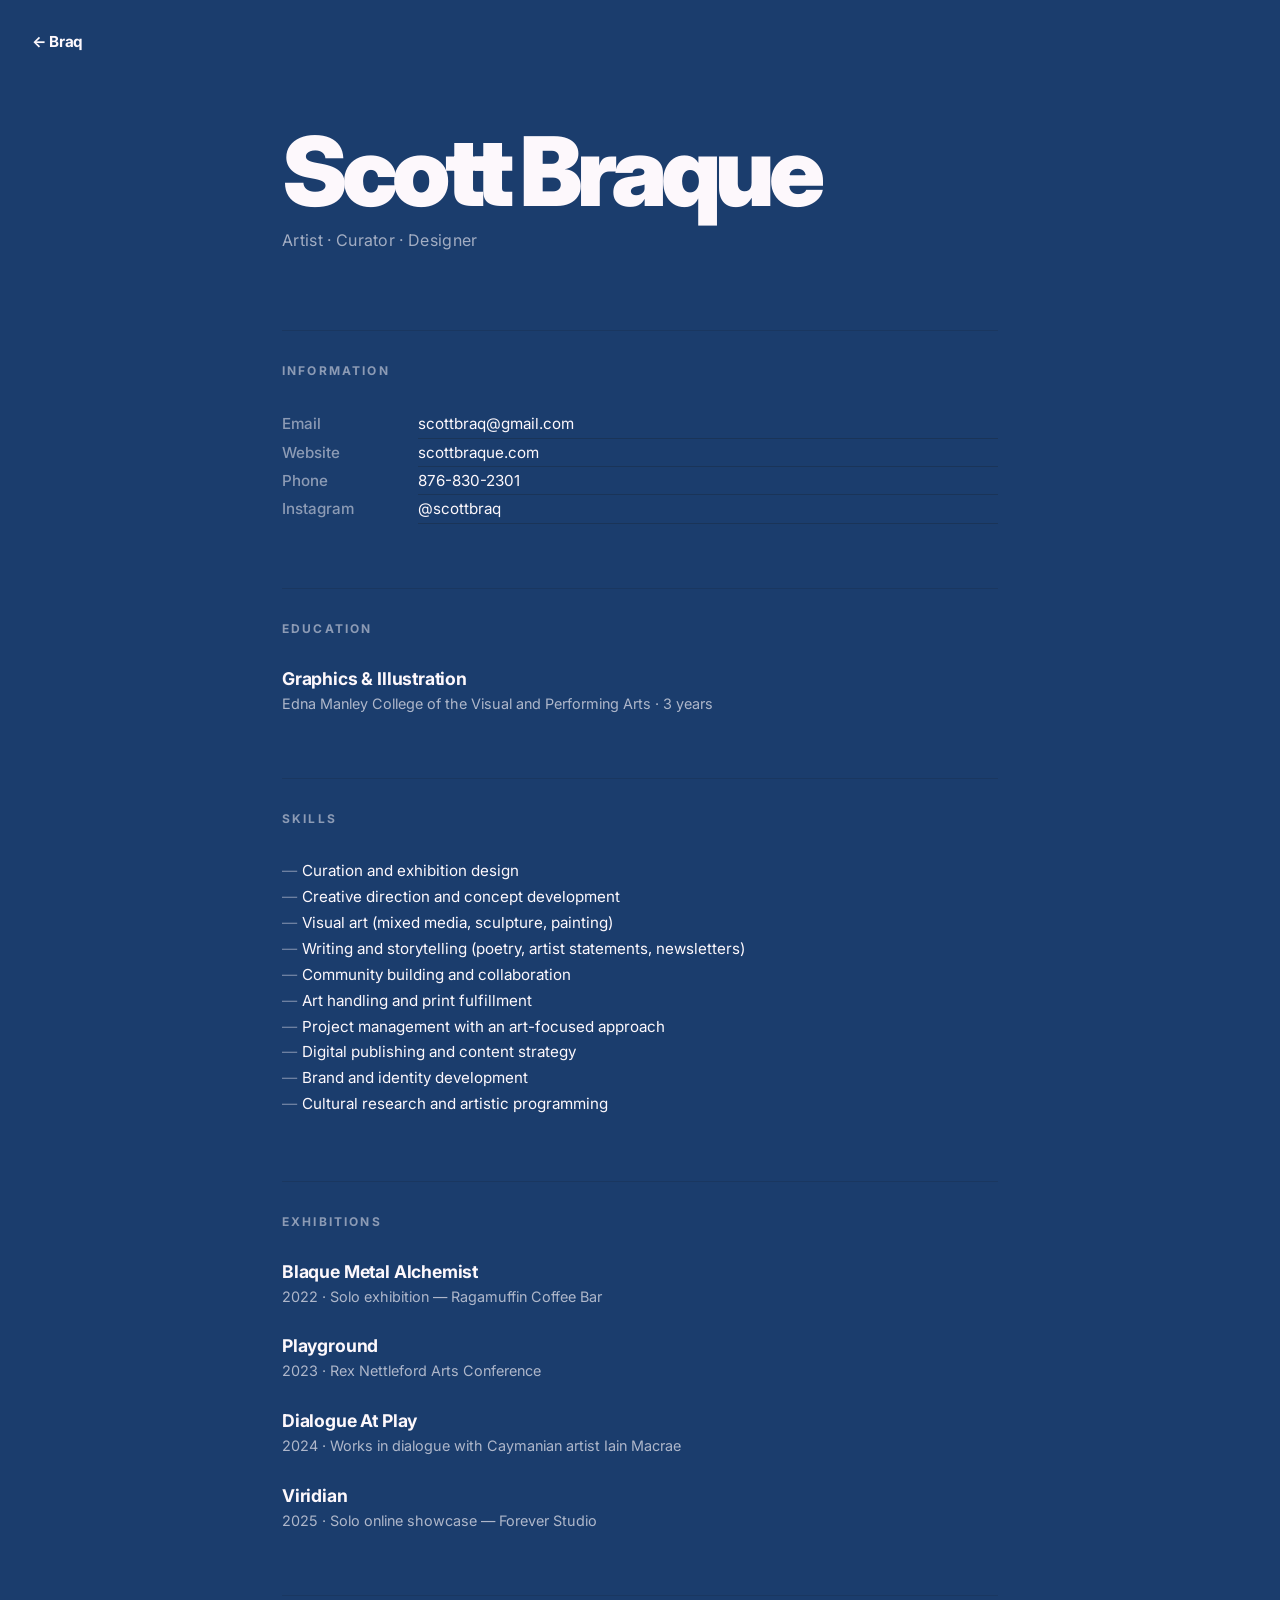
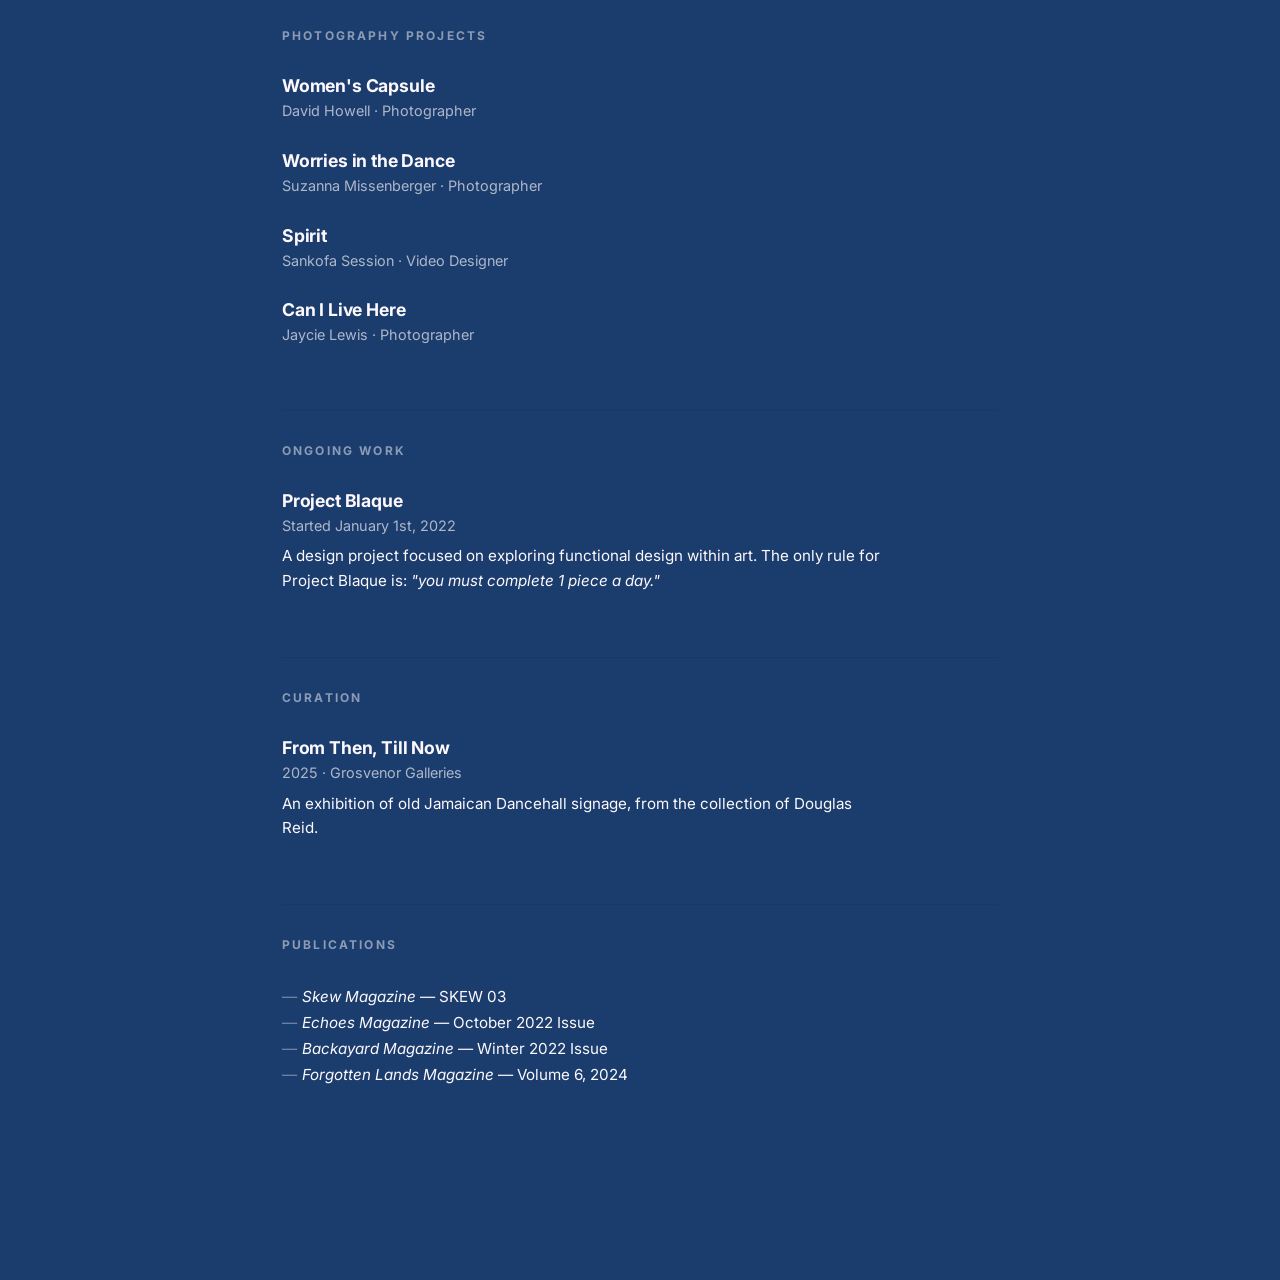
<file: about.html>
<!DOCTYPE html>
<html lang="en">
<head>
  <meta charset="UTF-8" />
  <meta name="viewport" content="width=device-width, initial-scale=1.0" />
  <title>About — Scott Braque</title>

  <link rel="preconnect" href="https://fonts.googleapis.com">
  <link rel="preconnect" href="https://fonts.gstatic.com" crossorigin>
  <link href="https://fonts.googleapis.com/css2?family=Inter:wght@400;500;700;900&display=swap" rel="stylesheet">

  <link rel="icon" type="image/png" href="favicon.png">
  <link rel="stylesheet" href="CSS/styles.css" />
  <link rel="stylesheet" href="CSS/about.css" />
</head>
<body class="about-page">

  <!-- Back link -->
  <a href="index.html" class="back-link">← Braq</a>

  <main class="cv">

    <!-- Header -->
    <header class="cv-header">
      <h1 class="cv-name">Scott Braque</h1>
      <p class="cv-tagline">Artist · Curator · Designer</p>
    </header>

    <!-- Contact / Info -->
    <section class="cv-section">
      <h2 class="cv-heading">Information</h2>
      <ul class="cv-info">
        <li><span>Email</span><a href="mailto:scottbraq@gmail.com">scottbraq@gmail.com</a></li>
        <li><span>Website</span><a href="https://scottbraque.com">scottbraque.com</a></li>
        <li><span>Phone</span><a href="tel:8768302301">876-830-2301</a></li>
        <li><span>Instagram</span><a href="https://instagram.com/scottbraq">@scottbraq</a></li>
      </ul>
    </section>

    <!-- Education -->
    <section class="cv-section">
      <h2 class="cv-heading">Education</h2>
      <div class="cv-entry">
        <h3>Graphics &amp; Illustration</h3>
        <p class="cv-meta">Edna Manley College of the Visual and Performing Arts · 3 years</p>
      </div>
    </section>

    <!-- Skills -->
    <section class="cv-section">
      <h2 class="cv-heading">Skills</h2>
      <ul class="cv-list">
        <li>Curation and exhibition design</li>
        <li>Creative direction and concept development</li>
        <li>Visual art (mixed media, sculpture, painting)</li>
        <li>Writing and storytelling (poetry, artist statements, newsletters)</li>
        <li>Community building and collaboration</li>
        <li>Art handling and print fulfillment</li>
        <li>Project management with an art-focused approach</li>
        <li>Digital publishing and content strategy</li>
        <li>Brand and identity development</li>
        <li>Cultural research and artistic programming</li>
      </ul>
    </section>

    <!-- Exhibitions -->
    <section class="cv-section">
      <h2 class="cv-heading">Exhibitions</h2>

      <div class="cv-entry">
        <h3>Blaque Metal Alchemist</h3>
        <p class="cv-meta">2022 · Solo exhibition — Ragamuffin Coffee Bar</p>
      </div>

      <div class="cv-entry">
        <h3>Playground</h3>
        <p class="cv-meta">2023 · Rex Nettleford Arts Conference</p>
      </div>

      <div class="cv-entry">
        <h3>Dialogue At Play</h3>
        <p class="cv-meta">2024 · Works in dialogue with Caymanian artist Iain Macrae</p>
      </div>

      <div class="cv-entry">
        <h3>Viridian</h3>
        <p class="cv-meta">2025 · Solo online showcase — Forever Studio</p>
      </div>
    </section>

    <!-- Photography Projects -->
    <section class="cv-section">
      <h2 class="cv-heading">Photography Projects</h2>

      <div class="cv-entry">
        <h3>Women's Capsule</h3>
        <p class="cv-meta">David Howell · Photographer</p>
      </div>

      <div class="cv-entry">
        <h3>Worries in the Dance</h3>
        <p class="cv-meta">Suzanna Missenberger · Photographer</p>
      </div>

      <div class="cv-entry">
        <h3>Spirit</h3>
        <p class="cv-meta">Sankofa Session · Video Designer</p>
      </div>

      <div class="cv-entry">
        <h3>Can I Live Here</h3>
        <p class="cv-meta">Jaycie Lewis · Photographer</p>
      </div>
    </section>

    <!-- Ongoing Work -->
    <section class="cv-section">
      <h2 class="cv-heading">Ongoing Work</h2>
      <div class="cv-entry">
        <h3>Project Blaque</h3>
        <p class="cv-meta">Started January 1st, 2022</p>
        <p class="cv-body">
          A design project focused on exploring functional design within art.
          The only rule for Project Blaque is: <em>"you must complete 1 piece a day."</em>
        </p>
      </div>
    </section>

    <!-- Curation -->
    <section class="cv-section">
      <h2 class="cv-heading">Curation</h2>
      <div class="cv-entry">
        <h3>From Then, Till Now</h3>
        <p class="cv-meta">2025 · Grosvenor Galleries</p>
        <p class="cv-body">
          An exhibition of old Jamaican Dancehall signage, from the collection of Douglas Reid.
        </p>
      </div>
    </section>

    <!-- Publications -->
    <section class="cv-section">
      <h2 class="cv-heading">Publications</h2>
      <ul class="cv-list">
        <li><em>Skew Magazine</em> — SKEW 03</li>
        <li><em>Echoes Magazine</em> — October 2022 Issue</li>
        <li><em>Backayard Magazine</em> — Winter 2022 Issue</li>
        <li><em>Forgotten Lands Magazine</em> — Volume 6, 2024</li>
      </ul>
    </section>

  </main>

</body>
</html>
</file>
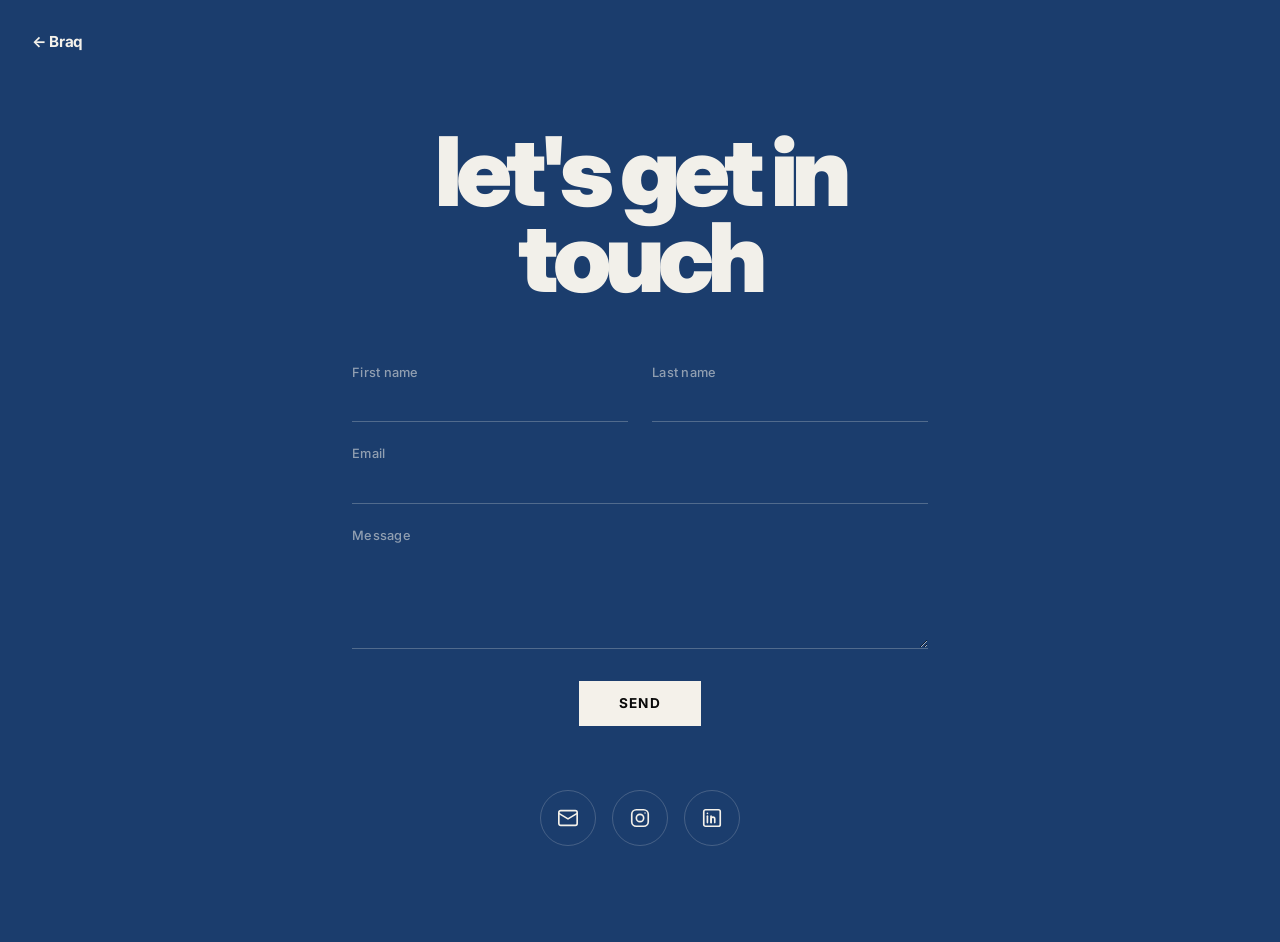
<file: contact.html>
<!DOCTYPE html>
<html lang="en">
<head>
  <meta charset="UTF-8" />
  <meta name="viewport" content="width=device-width, initial-scale=1.0" />
  <title>Contact — Braq</title>

  <link rel="preconnect" href="https://fonts.googleapis.com">
  <link rel="preconnect" href="https://fonts.gstatic.com" crossorigin>
  <link href="https://fonts.googleapis.com/css2?family=Inter:wght@400;500;700;900&display=swap" rel="stylesheet">

  <link rel="icon" type="image/png" href="favicon.png">
  <link rel="stylesheet" href="CSS/styles.css" />
  <link rel="stylesheet" href="CSS/contact.css" />
</head>
<body class="contact-page">

  <!-- Back link -->
  <a href="index.html" class="back-link">← Braq</a>

  <main class="contact">

    <!-- Headline -->
    <h1 class="contact-headline">let's get in touch</h1>

    <!-- ================= FORM (middle) ================= -->
    <section class="contact-form">

      <form action="https://api.web3forms.com/submit" method="POST">

  <!-- Web3Forms access key -->
  <input type="hidden" name="access_key" value="42c5c56c-9c49-4152-9ec6-dba356b9d6ac">

  <!-- Subject line for the email you'll receive -->
  <input type="hidden" name="subject" value="New message from Braq contact form">

  <!-- Honeypot spam protection -->
  <input type="checkbox" name="botcheck" class="hidden" style="display: none;">

  <div class="form-row">
    <label>
      <span class="field-label">First name</span>
      <input type="text" name="first-name" required />
    </label>
    <label>
      <span class="field-label">Last name</span>
      <input type="text" name="last-name" required />
    </label>
  </div>

  <label class="form-block">
    <span class="field-label">Email</span>
    <input type="email" name="email" required />
  </label>

  <label class="form-block">
    <span class="field-label">Message</span>
    <textarea name="message" rows="4" required></textarea>
  </label>

  <button type="submit" class="submit-btn">Send</button>

</form>

    </section>

    <!-- ================= ICONS (bottom) ================= -->
    <section class="contact-links">

      <!-- EMAIL -->
      <a class="contact-item" href="mailto:scottbraq@gmail.com" aria-label="Email">
        <span class="icon" aria-hidden="true">
          <svg viewBox="0 0 24 24" fill="none" stroke="currentColor" stroke-width="1.8" stroke-linecap="round" stroke-linejoin="round">
            <rect x="2" y="4" width="20" height="16" rx="2"/>
            <path d="m2 7 10 6 10-6"/>
          </svg>
        </span>
      </a>

      <!-- INSTAGRAM -->
      <a class="contact-item" href="https://www.instagram.com/scottbraq/" target="_blank" rel="noopener" aria-label="Instagram">
        <span class="icon" aria-hidden="true">
          <svg viewBox="0 0 24 24" fill="none" stroke="currentColor" stroke-width="1.8" stroke-linecap="round" stroke-linejoin="round">
            <rect x="3" y="3" width="18" height="18" rx="5"/>
            <circle cx="12" cy="12" r="4"/>
            <circle cx="17.5" cy="6.5" r="0.8" fill="currentColor" stroke="none"/>
          </svg>
        </span>
      </a>

      <!-- LINKEDIN — replace the href below with your LinkedIn URL -->
      <a class="contact-item" href="YOUR_LINKEDIN_URL_HERE" target="_blank" rel="noopener" aria-label="LinkedIn">
        <span class="icon" aria-hidden="true">
          <svg viewBox="0 0 24 24" fill="none" stroke="currentColor" stroke-width="1.8" stroke-linecap="round" stroke-linejoin="round">
            <rect x="3" y="3" width="18" height="18" rx="2"/>
            <path d="M7 10v7"/>
            <circle cx="7" cy="7" r="0.9" fill="currentColor" stroke="none"/>
            <path d="M11 17v-4a2 2 0 0 1 4 0v4"/>
            <path d="M11 10v7"/>
          </svg>
        </span>
      </a>

    </section>

  </main>

</body>
</html>
</file>
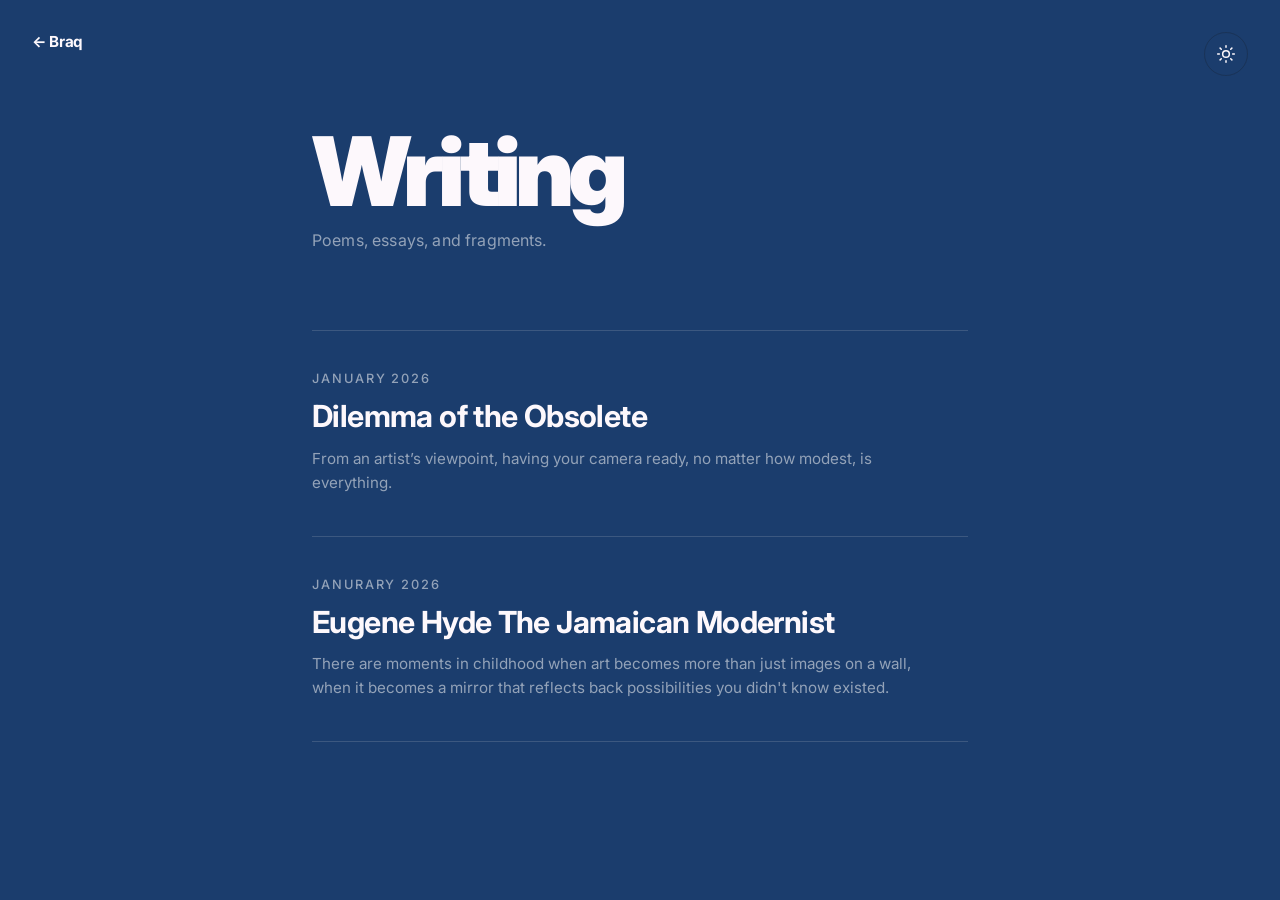
<file: writing.html>
<!DOCTYPE html>
<html lang="en">
<head>
  <meta charset="UTF-8" />
  <meta name="viewport" content="width=device-width, initial-scale=1.0" />
  <title>Writing — Braq</title>

  <link rel="preconnect" href="https://fonts.googleapis.com">
  <link rel="preconnect" href="https://fonts.gstatic.com" crossorigin>
  <link href="https://fonts.googleapis.com/css2?family=Inter:wght@400;500;700;900&display=swap" rel="stylesheet">

  <link rel="icon" type="image/png" href="favicon.png">
  <link rel="stylesheet" href="CSS/styles.css" />
  <link rel="stylesheet" href="CSS/writing.css" />
</head>
<body class="writing-page">

  <!-- Back link -->
  <a href="index.html" class="back-link">← Braq</a>

  <!-- Theme toggle -->
  <button class="theme-toggle" id="themeToggle" aria-label="Toggle light and dark mode">
    <span class="toggle-icon" aria-hidden="true">
      <svg viewBox="0 0 24 24" fill="none" stroke="currentColor" stroke-width="1.8" stroke-linecap="round" stroke-linejoin="round">
        <circle cx="12" cy="12" r="4"/>
        <path d="M12 2v2M12 20v2M4.93 4.93l1.41 1.41M17.66 17.66l1.41 1.41M2 12h2M20 12h2M6.34 17.66l-1.41 1.41M19.07 4.93l-1.41 1.41"/>
      </svg>
    </span>
  </button>

  <main class="writing">

    <!-- Header -->
    <header class="writing-header">
      <h1 class="writing-title">Writing</h1>
      <p class="writing-subtitle">Poems, essays, and fragments.</p>
    </header>

    <!-- Entries -->
    <section class="entries">

      <!-- Entry 1 -->
      <a href="Writing/dilemmaoftheobsolete.html" class="entry">
        <span class="entry-date">January 2026</span>
        <h2 class="entry-title">Dilemma of the Obsolete</h2>
        <p class="entry-excerpt">
          From an artist’s viewpoint, having your camera ready, no matter how modest, is everything.
        </p>
      </a>

      <!-- Entry 2 -->
      <a href="Writing/eugenehyde.html" class="entry">
        <span class="entry-date">janurary 2026</span>
        <h2 class="entry-title">Eugene Hyde The Jamaican Modernist</h2>
        <p class="entry-excerpt">
          There are moments in childhood when art becomes more than just images on a wall, 
          when it becomes a mirror that reflects back possibilities you didn't know existed.
        </p>
      </a>

      

    </section>

  </main>

  <script src="js/writing.js"></script>

</body>
</html>
</file>
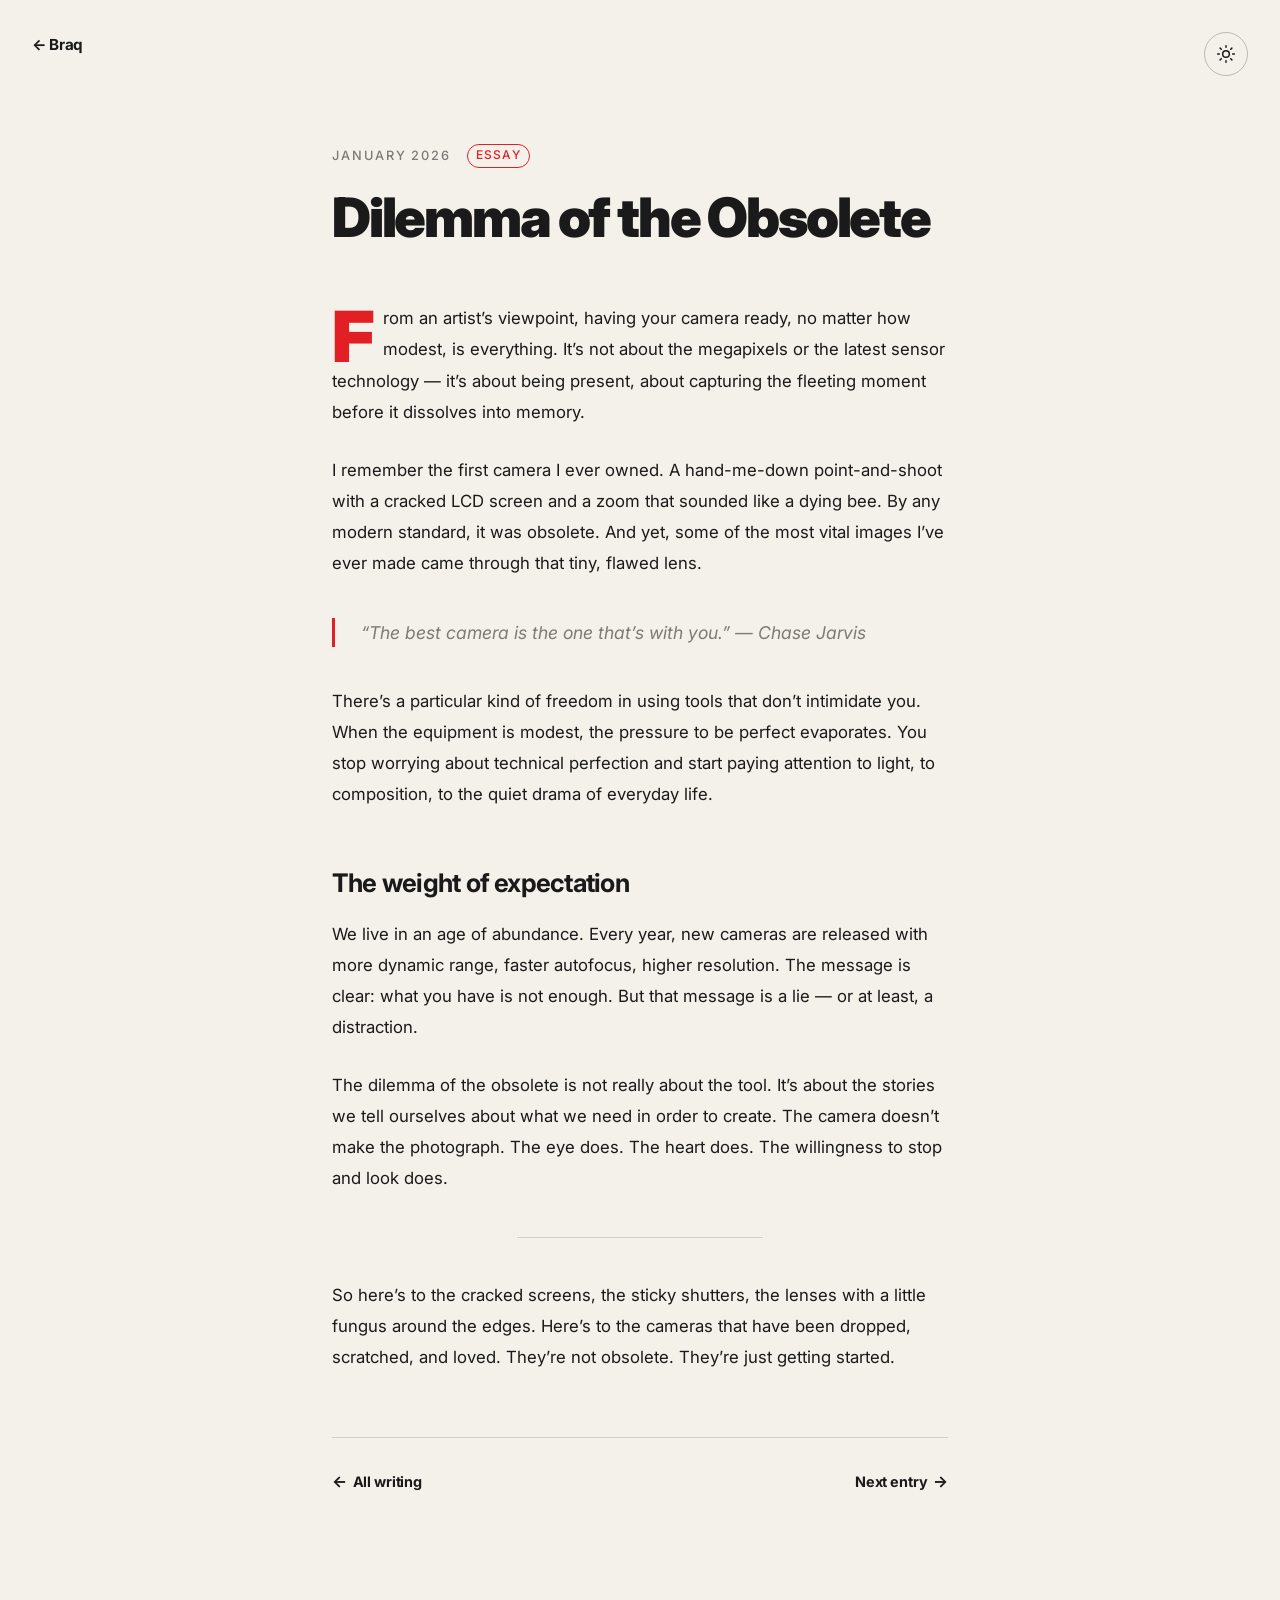
<file: Writing entry template/entryreading.html>
<!DOCTYPE html>
<html lang="en">
<head>
  <meta charset="UTF-8">
  <meta name="viewport" content="width=device-width, initial-scale=1.0">
  <title>Reading — Braq</title>

  <link rel="preconnect" href="https://fonts.googleapis.com">
  <link rel="preconnect" href="https://fonts.gstatic.com" crossorigin>
  <link href="https://fonts.googleapis.com/css2?family=Inter:ital,opsz,wght@0,14..32,400;0,14..32,500;0,14..32,700;0,14..32,900;1,14..32,400&display=swap" rel="stylesheet">

  <style>
    /* ============================================================
       READING PAGE — comfortable long-form reading, theme-aware
       (extends the writing page design language)
       ============================================================ */

    /* ---------- Theme variables (same as writing page) ---------- */
    :root {
      --bg: #f4f1ea;
      --text: #1a1a1a;
      --text-muted: rgba(26, 26, 26, 0.55);
      --rule: rgba(26, 26, 26, 0.15);
      --accent: #e31f26;
      --toggle-bg: transparent;
      --toggle-border: rgba(26, 26, 26, 0.25);
      --selection-bg: rgba(227, 31, 38, 0.12);
      --code-bg: rgba(26, 26, 26, 0.04);
    }

    html[data-theme="dark"] {
      --bg: #0a0a0a;
      --text: #f4f1ea;
      --text-muted: rgba(244, 241, 234, 0.55);
      --rule: rgba(244, 241, 234, 0.15);
      --accent: #e31f26;
      --toggle-border: rgba(244, 241, 234, 0.25);
      --selection-bg: rgba(227, 31, 38, 0.25);
      --code-bg: rgba(244, 241, 234, 0.06);
    }

    /* ---------- Reset & base ---------- */
    *,
    *::before,
    *::after {
      box-sizing: border-box;
      margin: 0;
      padding: 0;
    }

    body {
      background-color: var(--bg);
      color: var(--text);
      font-family: 'Inter', Arial, sans-serif;
      font-size: 1rem;
      line-height: 1.7;
      -webkit-font-smoothing: antialiased;
      -moz-osx-font-smoothing: grayscale;
      transition: background-color 0.3s ease, color 0.3s ease;
      min-height: 100vh;
    }

    ::selection {
      background-color: var(--selection-bg);
      color: var(--text);
    }

    /* ---------- Fixed navigation elements ---------- */
    .back-link {
      position: fixed;
      top: 2rem;
      left: 2rem;
      z-index: 10;

      font-weight: 700;
      font-size: 0.95rem;
      letter-spacing: -0.02em;
      text-decoration: none;
      color: var(--text);

      transition: color 0.25s ease;
    }

    .back-link:hover {
      color: var(--accent);
    }

    .theme-toggle {
      position: fixed;
      top: 2rem;
      right: 2rem;
      z-index: 10;

      display: inline-flex;
      align-items: center;
      justify-content: center;

      width: 44px;
      height: 44px;

      background: var(--toggle-bg);
      color: var(--text);

      border: 1px solid var(--toggle-border);
      border-radius: 50%;

      cursor: pointer;
      transition: color 0.25s ease, border-color 0.25s ease, background-color 0.3s ease;
    }

    .theme-toggle:hover {
      color: var(--accent);
      border-color: var(--accent);
    }

    .theme-toggle .toggle-icon {
      display: inline-flex;
      width: 20px;
      height: 20px;
    }

    .theme-toggle svg {
      width: 100%;
      height: 100%;
    }

    /* ---------- Reading container ---------- */
    .reading {
      max-width: 680px;
      margin: 0 auto;
      padding: 9rem 2rem 7rem;
    }

    /* ---------- Article header ---------- */
    .reading-header {
      margin-bottom: 3.5rem;
    }

    .reading-meta {
      display: flex;
      align-items: center;
      gap: 1rem;
      margin-bottom: 1.25rem;
    }

    .reading-date {
      font-weight: 500;
      font-size: 0.8rem;
      letter-spacing: 0.15em;
      text-transform: uppercase;
      color: var(--text-muted);
    }

    .reading-category {
      font-weight: 500;
      font-size: 0.75rem;
      letter-spacing: 0.1em;
      text-transform: uppercase;
      color: var(--accent);
      border: 1px solid var(--accent);
      padding: 0.2em 0.65em;
      border-radius: 99px;
      line-height: 1.4;
    }

    .reading-title {
      font-weight: 900;
      font-size: clamp(2rem, 5.5vw, 3.4rem);
      letter-spacing: -0.04em;
      line-height: 1.1;
      margin-bottom: 1.5rem;
    }

    .reading-divider {
      border: none;
      border-top: 1px solid var(--rule);
      margin: 2.5rem 0;
    }

    /* ---------- Article body ---------- */
    .reading-body {
      font-size: 1.05rem;
      line-height: 1.85;
      font-weight: 400;
      color: var(--text);
    }

    .reading-body p {
      margin-bottom: 1.6em;
    }

    .reading-body p:last-child {
      margin-bottom: 0;
    }

    /* Drop cap for first paragraph */
    .reading-body > p:first-of-type::first-letter {
      float: left;
      font-size: 4.2em;
      line-height: 0.8;
      padding-right: 0.12em;
      padding-top: 0.08em;
      font-weight: 900;
      color: var(--accent);
    }

    /* Blockquotes */
    .reading-body blockquote {
      margin: 2.2em 0;
      padding: 0 0 0 1.5em;
      border-left: 3px solid var(--accent);
      font-style: italic;
      font-size: 1.1rem;
      line-height: 1.7;
      color: var(--text-muted);
    }

    .reading-body blockquote p {
      margin-bottom: 0.8em;
    }

    .reading-body blockquote p:last-child {
      margin-bottom: 0;
    }

    /* Headings within body */
    .reading-body h2 {
      font-weight: 700;
      font-size: 1.6rem;
      letter-spacing: -0.03em;
      line-height: 1.25;
      margin: 2.2em 0 0.8em;
    }

    .reading-body h3 {
      font-weight: 700;
      font-size: 1.25rem;
      letter-spacing: -0.02em;
      line-height: 1.3;
      margin: 2em 0 0.6em;
    }

    .reading-body h2:first-child,
    .reading-body h3:first-child {
      margin-top: 0;
    }

    /* Lists */
    .reading-body ul,
    .reading-body ol {
      margin: 0 0 1.6em 1.5em;
    }

    .reading-body li {
      margin-bottom: 0.4em;
    }

    .reading-body li:last-child {
      margin-bottom: 0;
    }

    /* Inline emphasis */
    .reading-body em {
      font-style: italic;
    }

    .reading-body strong {
      font-weight: 700;
    }

    /* Code / preformatted */
    .reading-body code {
      font-family: 'SFMono-Regular', Consolas, 'Liberation Mono', Menlo, monospace;
      font-size: 0.9em;
      background: var(--code-bg);
      padding: 0.15em 0.4em;
      border-radius: 4px;
    }

    .reading-body pre {
      background: var(--code-bg);
      padding: 1.2em 1.4em;
      border-radius: 6px;
      overflow-x: auto;
      margin: 0 0 1.6em;
      font-size: 0.9rem;
      line-height: 1.6;
    }

    .reading-body pre code {
      background: none;
      padding: 0;
      border-radius: 0;
      font-size: inherit;
    }

    /* Images / figures */
    .reading-body img {
      max-width: 100%;
      height: auto;
      display: block;
      margin: 2em auto;
      border-radius: 4px;
    }

    .reading-body figure {
      margin: 2em 0;
    }

    .reading-body figcaption {
      font-size: 0.85rem;
      color: var(--text-muted);
      text-align: center;
      margin-top: 0.8em;
      font-style: italic;
    }

    /* Horizontal rule within body */
    .reading-body hr {
      border: none;
      border-top: 1px solid var(--rule);
      margin: 2.5em auto;
      width: 40%;
    }

    /* Links within body */
    .reading-body a {
      color: var(--accent);
      text-decoration: none;
      border-bottom: 1px solid transparent;
      transition: border-color 0.2s ease;
    }

    .reading-body a:hover {
      border-bottom-color: var(--accent);
    }

    /* ---------- Article footer ---------- */
    .reading-footer {
      margin-top: 4rem;
      padding-top: 2rem;
      border-top: 1px solid var(--rule);
    }

    .reading-footer-nav {
      display: flex;
      justify-content: space-between;
      align-items: center;
      gap: 1rem;
      flex-wrap: wrap;
    }

    .reading-footer-nav a {
      font-weight: 700;
      font-size: 0.9rem;
      letter-spacing: -0.01em;
      text-decoration: none;
      color: var(--text);
      transition: color 0.25s ease;
      display: inline-flex;
      align-items: center;
      gap: 0.4em;
    }

    .reading-footer-nav a:hover {
      color: var(--accent);
    }

    .reading-footer-nav .nav-arrow {
      font-size: 1.1em;
      line-height: 1;
    }

    /* ---------- Reading progress bar ---------- */
    .progress-bar {
      position: fixed;
      top: 0;
      left: 0;
      width: 0%;
      height: 3px;
      background: var(--accent);
      z-index: 20;
      transition: width 0.1s linear;
      border-radius: 0 2px 2px 0;
    }

    /* ---------- Mobile ---------- */
    @media (max-width: 600px) {
      .reading {
        padding: 7rem 1.5rem 4rem;
      }

      .reading-header {
        margin-bottom: 2.5rem;
      }

      .reading-body {
        font-size: 1rem;
        line-height: 1.8;
      }

      .reading-body > p:first-of-type::first-letter {
        font-size: 3.4em;
        padding-right: 0.1em;
        padding-top: 0.05em;
      }

      .reading-body blockquote {
        padding-left: 1.1em;
        font-size: 1.02rem;
      }

      .back-link {
        top: 1.25rem;
        left: 1.25rem;
      }

      .theme-toggle {
        top: 1.25rem;
        right: 1.25rem;
      }

      .reading-footer-nav {
        flex-direction: column;
        align-items: flex-start;
        gap: 0.75rem;
      }
    }

    /* ---------- Print styles ---------- */
    @media print {
      .back-link,
      .theme-toggle,
      .progress-bar,
      .reading-footer-nav {
        display: none !important;
      }

      .reading {
        padding: 1rem 0;
        max-width: 100%;
      }

      body {
        background: white;
        color: black;
        font-size: 12pt;
      }

      .reading-body > p:first-of-type::first-letter {
        color: black;
      }

      .reading-body a {
        color: black;
        border-bottom: 1px solid #999;
      }
    }

    /* ---------- Smooth scroll & focus ---------- */
    html {
      scroll-behavior: smooth;
    }

    a:focus-visible,
    button:focus-visible {
      outline: 2px solid var(--accent);
      outline-offset: 3px;
      border-radius: 2px;
    }
  </style>
</head>
<body>

  <!-- Reading progress bar -->
  <div class="progress-bar" id="progressBar" aria-hidden="true"></div>

  <!-- Back link -->
  <a href="index.html" class="back-link">← Braq</a>

  <!-- Theme toggle -->
  <button class="theme-toggle" id="themeToggle" aria-label="Toggle light and dark mode">
    <span class="toggle-icon" aria-hidden="true">
      <svg viewBox="0 0 24 24" fill="none" stroke="currentColor" stroke-width="1.8" stroke-linecap="round" stroke-linejoin="round">
        <circle cx="12" cy="12" r="4"/>
        <path d="M12 2v2M12 20v2M4.93 4.93l1.41 1.41M17.66 17.66l1.41 1.41M2 12h2M20 12h2M6.34 17.66l-1.41 1.41M19.07 4.93l-1.41 1.41"/>
      </svg>
    </span>
  </button>

  <main class="reading">

    <!-- Article header -->
    <header class="reading-header">
      <div class="reading-meta">
        <span class="reading-date">January 2026</span>
        <span class="reading-category">Essay</span>
      </div>
      <h1 class="reading-title">Dilemma of the Obsolete</h1>
    </header>

    <!-- Article body -->
    <article class="reading-body">

      <p>
        From an artist’s viewpoint, having your camera ready, no matter how modest, is everything. 
        It’s not about the megapixels or the latest sensor technology — it’s about being present, 
        about capturing the fleeting moment before it dissolves into memory.
      </p>

      <p>
        I remember the first camera I ever owned. A hand-me-down point-and-shoot with a cracked 
        LCD screen and a zoom that sounded like a dying bee. By any modern standard, it was 
        obsolete. And yet, some of the most vital images I’ve ever made came through that tiny, 
        flawed lens.
      </p>

      <blockquote>
        <p>
          “The best camera is the one that’s with you.” — Chase Jarvis
        </p>
      </blockquote>

      <p>
        There’s a particular kind of freedom in using tools that don’t intimidate you. When the 
        equipment is modest, the pressure to be perfect evaporates. You stop worrying about 
        technical perfection and start paying attention to light, to composition, to the quiet 
        drama of everyday life.
      </p>

      <h2>The weight of expectation</h2>

      <p>
        We live in an age of abundance. Every year, new cameras are released with more dynamic 
        range, faster autofocus, higher resolution. The message is clear: what you have is not 
        enough. But that message is a lie — or at least, a distraction.
      </p>

      <p>
        The dilemma of the obsolete is not really about the tool. It’s about the stories we tell 
        ourselves about what we need in order to create. The camera doesn’t make the photograph. 
        The eye does. The heart does. The willingness to stop and look does.
      </p>

      <hr>

      <p>
        So here’s to the cracked screens, the sticky shutters, the lenses with a little fungus 
        around the edges. Here’s to the cameras that have been dropped, scratched, and loved. 
        They’re not obsolete. They’re just getting started.
      </p>

    </article>

    <!-- Article footer -->
    <footer class="reading-footer">
      <nav class="reading-footer-nav" aria-label="Article navigation">
        <a href="writing.html">
          <span class="nav-arrow" aria-hidden="true">←</span>
          All writing
        </a>
        <a href="entry-02.html">
          Next entry
          <span class="nav-arrow" aria-hidden="true">→</span>
        </a>
      </nav>
    </footer>

  </main>

  <script>
    (function() {
      'use strict';

      /* ---------- Theme toggle (persisted via localStorage) ---------- */
      const themeToggle = document.getElementById('themeToggle');
      const html = document.documentElement;

      // Restore saved theme
      const savedTheme = localStorage.getItem('braq-theme');
      if (savedTheme === 'dark') {
        html.setAttribute('data-theme', 'dark');
      }

      themeToggle.addEventListener('click', function() {
        const isDark = html.getAttribute('data-theme') === 'dark';
        if (isDark) {
          html.removeAttribute('data-theme');
          localStorage.setItem('braq-theme', 'light');
        } else {
          html.setAttribute('data-theme', 'dark');
          localStorage.setItem('braq-theme', 'dark');
        }
      });

      /* ---------- Reading progress bar ---------- */
      const progressBar = document.getElementById('progressBar');

      function updateProgress() {
        const scrollTop = window.scrollY || document.documentElement.scrollTop;
        const docHeight = document.documentElement.scrollHeight - document.documentElement.clientHeight;
        const progress = docHeight > 0 ? (scrollTop / docHeight) * 100 : 0;
        progressBar.style.width = progress + '%';
      }

      window.addEventListener('scroll', updateProgress, { passive: true });
      window.addEventListener('resize', updateProgress, { passive: true });
      updateProgress(); // initial call

      /* ---------- Optional: keyboard shortcut for theme toggle ---------- */
      document.addEventListener('keydown', function(e) {
        // Press "t" to toggle theme (only when not typing in an input)
        if (e.key === 't' || e.key === 'T') {
          const target = e.target;
          if (target.tagName === 'INPUT' || target.tagName === 'TEXTAREA' || target.isContentEditable) {
            return;
          }
          themeToggle.click();
        }
      });

    })();
  </script>

</body>
</html>
</file>
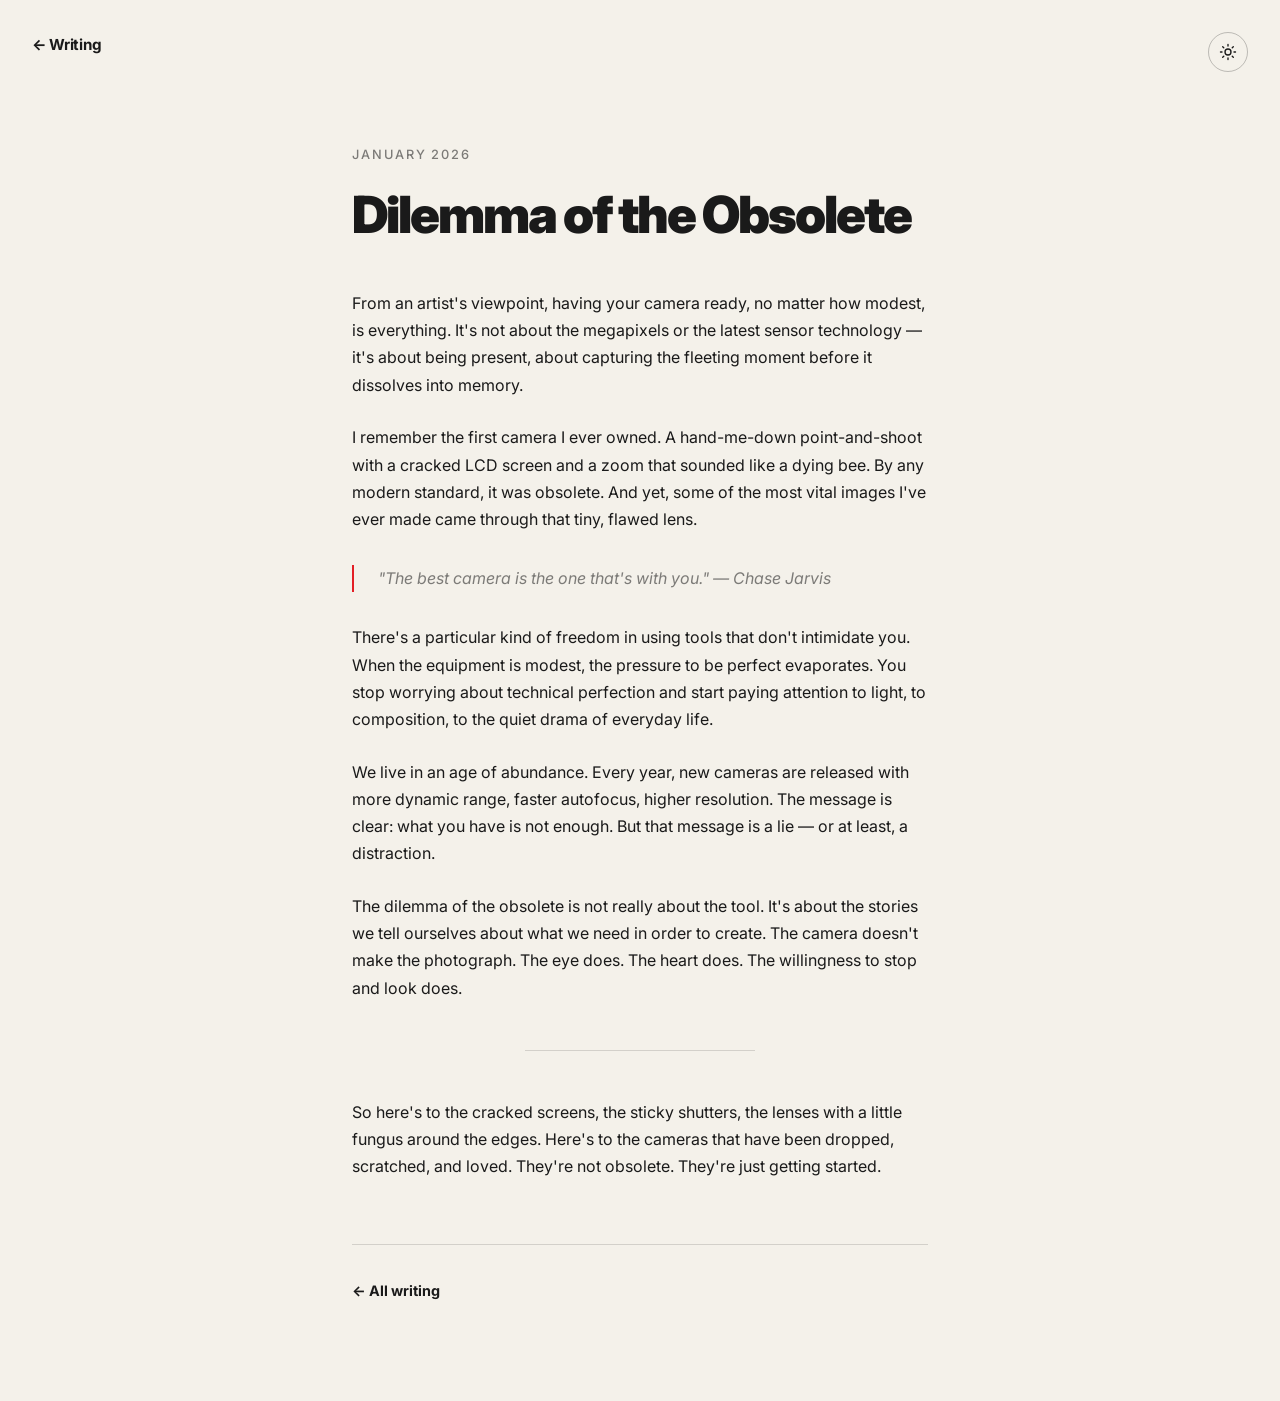
<file: Writing/dilemmaoftheobsolete.html>
<!DOCTYPE html>
<html lang="en">
<head>
  <meta charset="UTF-8">
  <meta name="viewport" content="width=device-width, initial-scale=1.0">
  <title>Dilemma of the Obsolete — Braq</title>

  <link rel="preconnect" href="https://fonts.googleapis.com">
  <link rel="preconnect" href="https://fonts.gstatic.com" crossorigin>
  <link href="https://fonts.googleapis.com/css2?family=Inter:wght@400;500;700;900&display=swap" rel="stylesheet">

  <style>
    :root {
      --bg: #f4f1ea;
      --text: #1a1a1a;
      --muted: rgba(26, 26, 26, 0.55);
      --rule: rgba(26, 26, 26, 0.15);
      --accent: #e31f26;
      --toggle-border: rgba(26, 26, 26, 0.25);
    }

    html[data-theme="dark"] {
      --bg: #0a0a0a;
      --text: #f4f1ea;
      --muted: rgba(244, 241, 234, 0.55);
      --rule: rgba(244, 241, 234, 0.15);
      --toggle-border: rgba(244, 241, 234, 0.25);
    }

    *,
    *::before,
    *::after {
      box-sizing: border-box;
      margin: 0;
      padding: 0;
    }

    body {
      background: var(--bg);
      color: var(--text);
      font-family: 'Inter', Arial, sans-serif;
      font-size: 1rem;
      line-height: 1.7;
      -webkit-font-smoothing: antialiased;
      transition: background-color 0.3s ease, color 0.3s ease;
    }

    /* ---------- Fixed nav ---------- */
    .back-link {
      position: fixed;
      top: 2rem;
      left: 2rem;
      z-index: 10;
      font-weight: 700;
      font-size: 0.95rem;
      letter-spacing: -0.02em;
      text-decoration: none;
      color: var(--text);
      transition: color 0.25s ease;
    }

    .back-link:hover {
      color: var(--accent);
    }

    .theme-toggle {
      position: fixed;
      top: 2rem;
      right: 2rem;
      z-index: 10;
      display: inline-flex;
      align-items: center;
      justify-content: center;
      width: 40px;
      height: 40px;
      background: transparent;
      color: var(--text);
      border: 1px solid var(--toggle-border);
      border-radius: 50%;
      cursor: pointer;
      transition: color 0.25s ease, border-color 0.25s ease;
    }

    .theme-toggle:hover {
      color: var(--accent);
      border-color: var(--accent);
    }

    .theme-toggle svg {
      width: 18px;
      height: 18px;
    }

    /* ---------- Article ---------- */
    .reading {
      max-width: 640px;
      margin: 0 auto;
      padding: 9rem 2rem 6rem;
    }

    .reading-date {
      display: block;
      font-weight: 500;
      font-size: 0.8rem;
      letter-spacing: 0.15em;
      text-transform: uppercase;
      color: var(--muted);
      margin-bottom: 1.25rem;
    }

    .reading-title {
      font-weight: 900;
      font-size: clamp(2rem, 5.5vw, 3.2rem);
      letter-spacing: -0.04em;
      line-height: 1.1;
      margin-bottom: 3rem;
    }

    .reading-body p {
      margin-bottom: 1.6em;
    }

    .reading-body blockquote {
      margin: 2em 0;
      padding-left: 1.5em;
      border-left: 2px solid var(--accent);
      font-style: italic;
      color: var(--muted);
    }

    .reading-body hr {
      border: none;
      border-top: 1px solid var(--rule);
      margin: 3em auto;
      width: 40%;
    }

    /* ---------- Footer ---------- */
    .reading-footer {
      margin-top: 4rem;
      padding-top: 2rem;
      border-top: 1px solid var(--rule);
    }

    .reading-footer a {
      font-weight: 700;
      font-size: 0.9rem;
      text-decoration: none;
      color: var(--text);
      transition: color 0.25s ease;
    }

    .reading-footer a:hover {
      color: var(--accent);
    }

    /* ---------- Mobile ---------- */
    @media (max-width: 600px) {
      .reading {
        padding: 7rem 1.5rem 4rem;
      }

      .reading-title {
        margin-bottom: 2rem;
      }

      .back-link {
        top: 1.25rem;
        left: 1.25rem;
      }

      .theme-toggle {
        top: 1.25rem;
        right: 1.25rem;
      }
    }
  </style>
</head>
<body>

  <a href="../writing.html" class="back-link">← Writing</a>

  <button class="theme-toggle" id="themeToggle" aria-label="Toggle light and dark mode">
    <svg viewBox="0 0 24 24" fill="none" stroke="currentColor" stroke-width="1.8" stroke-linecap="round" stroke-linejoin="round">
      <circle cx="12" cy="12" r="4"/>
      <path d="M12 2v2M12 20v2M4.93 4.93l1.41 1.41M17.66 17.66l1.41 1.41M2 12h2M20 12h2M6.34 17.66l-1.41 1.41M19.07 4.93l-1.41 1.41"/>
    </svg>
  </button>

  <main class="reading">

    <header>
      <span class="reading-date">January 2026</span>
      <h1 class="reading-title">Dilemma of the Obsolete</h1>
    </header>

    <article class="reading-body">

      <p>
        From an artist's viewpoint, having your camera ready, no matter how modest, is everything.
        It's not about the megapixels or the latest sensor technology — it's about being present,
        about capturing the fleeting moment before it dissolves into memory.
      </p>

      <p>
        I remember the first camera I ever owned. A hand-me-down point-and-shoot with a cracked
        LCD screen and a zoom that sounded like a dying bee. By any modern standard, it was
        obsolete. And yet, some of the most vital images I've ever made came through that tiny,
        flawed lens.
      </p>

      <blockquote>
        <p>"The best camera is the one that's with you." — Chase Jarvis</p>
      </blockquote>

      <p>
        There's a particular kind of freedom in using tools that don't intimidate you. When the
        equipment is modest, the pressure to be perfect evaporates. You stop worrying about
        technical perfection and start paying attention to light, to composition, to the quiet
        drama of everyday life.
      </p>

      <p>
        We live in an age of abundance. Every year, new cameras are released with more dynamic
        range, faster autofocus, higher resolution. The message is clear: what you have is not
        enough. But that message is a lie — or at least, a distraction.
      </p>

      <p>
        The dilemma of the obsolete is not really about the tool. It's about the stories we tell
        ourselves about what we need in order to create. The camera doesn't make the photograph.
        The eye does. The heart does. The willingness to stop and look does.
      </p>

      <hr>

      <p>
        So here's to the cracked screens, the sticky shutters, the lenses with a little fungus
        around the edges. Here's to the cameras that have been dropped, scratched, and loved.
        They're not obsolete. They're just getting started.
      </p>

    </article>

    <footer class="reading-footer">
      <a href="../writing.html">← All writing</a>
    </footer>

  </main>

  <script>
    (function () {
      const toggle = document.getElementById('themeToggle');
      const html = document.documentElement;

      if (localStorage.getItem('braq-theme') === 'dark') {
        html.setAttribute('data-theme', 'dark');
      }

      toggle.addEventListener('click', function () {
        if (html.getAttribute('data-theme') === 'dark') {
          html.removeAttribute('data-theme');
          localStorage.setItem('braq-theme', 'light');
        } else {
          html.setAttribute('data-theme', 'dark');
          localStorage.setItem('braq-theme', 'dark');
        }
      });
    })();
  </script>

</body>
</html>
</file>
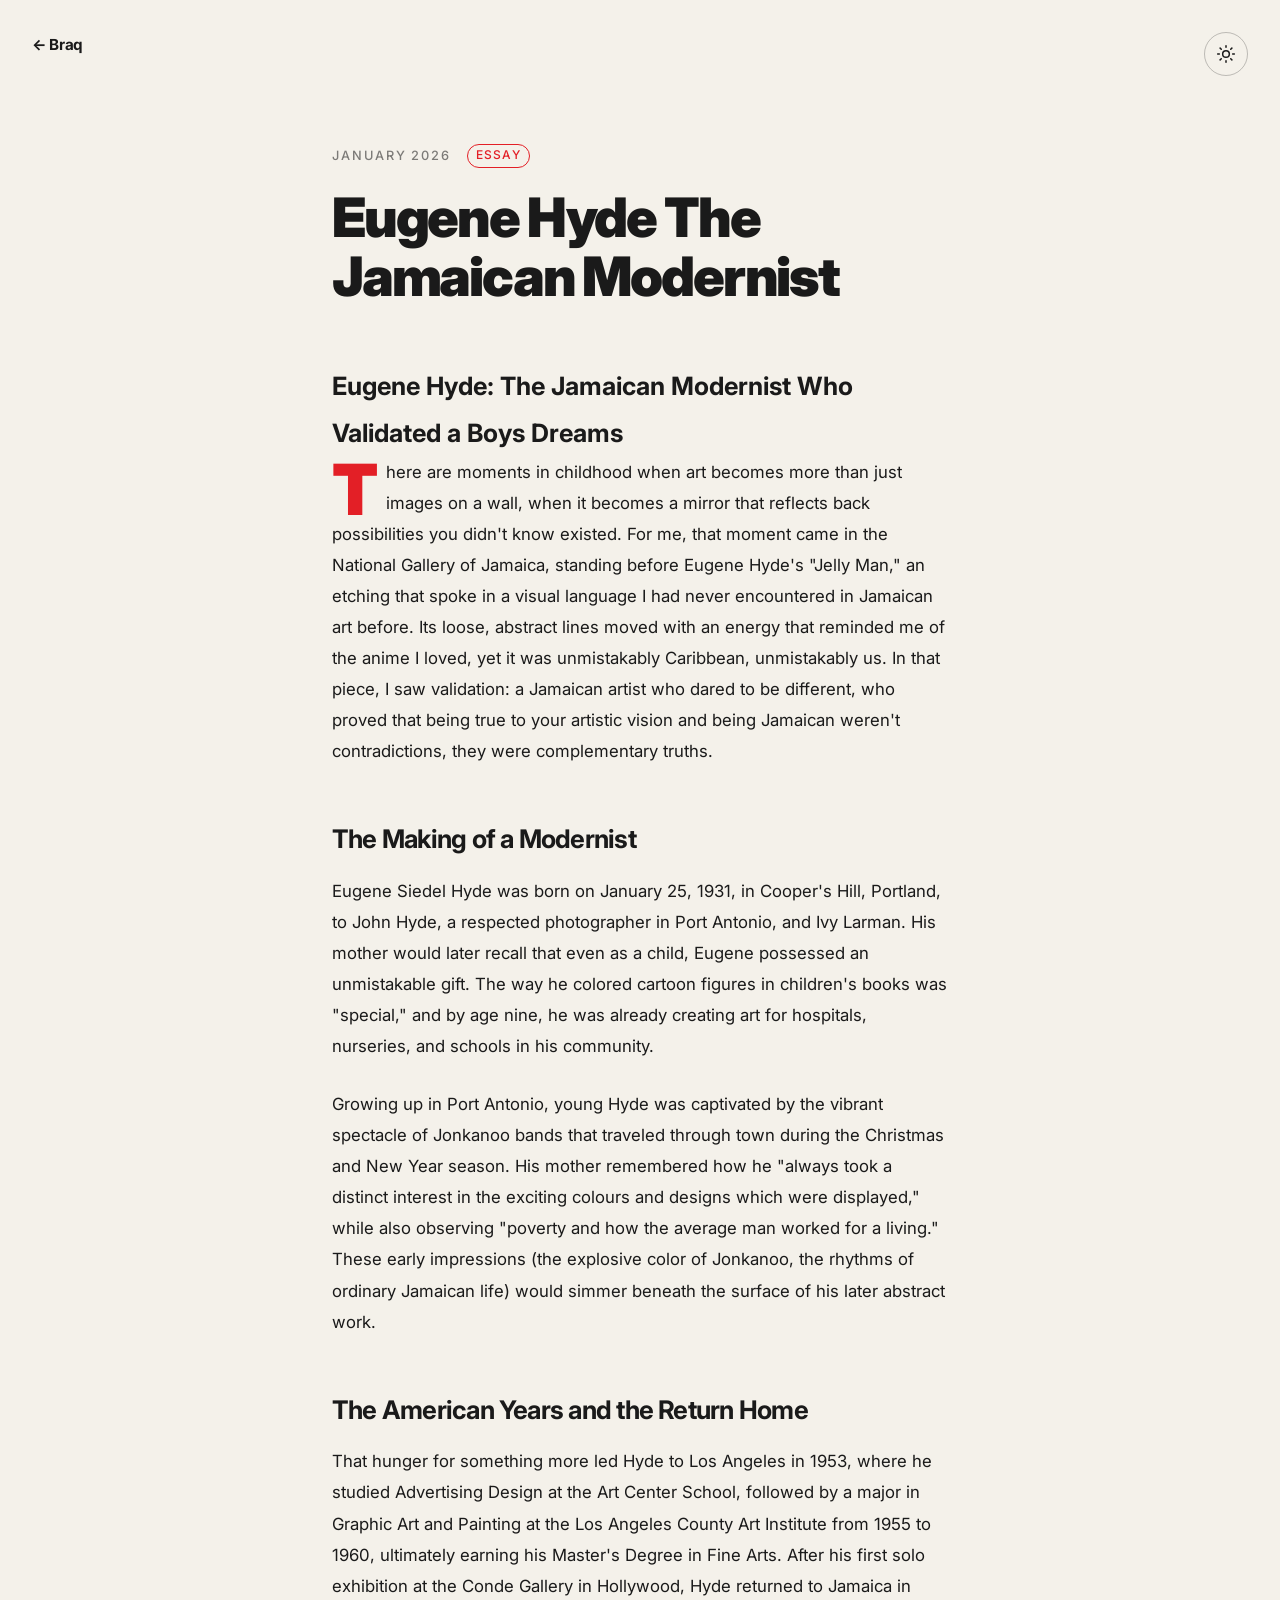
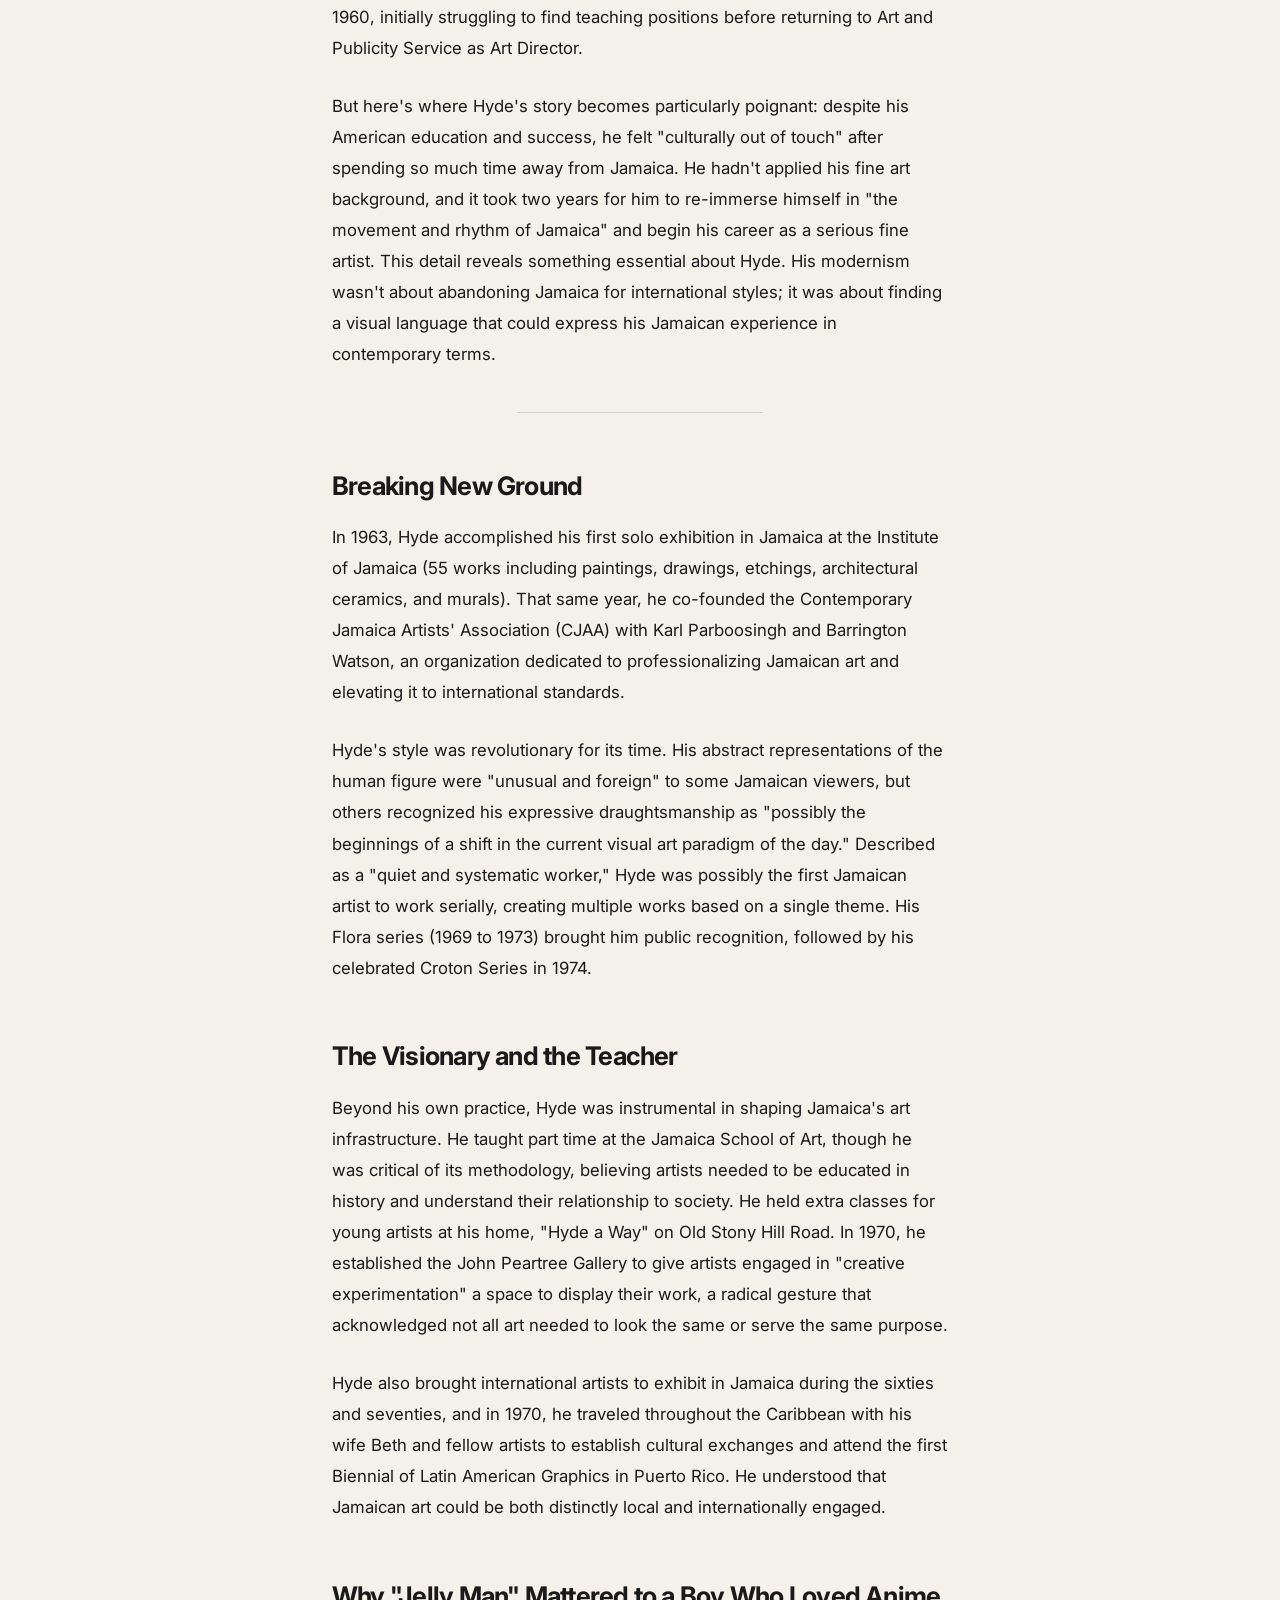
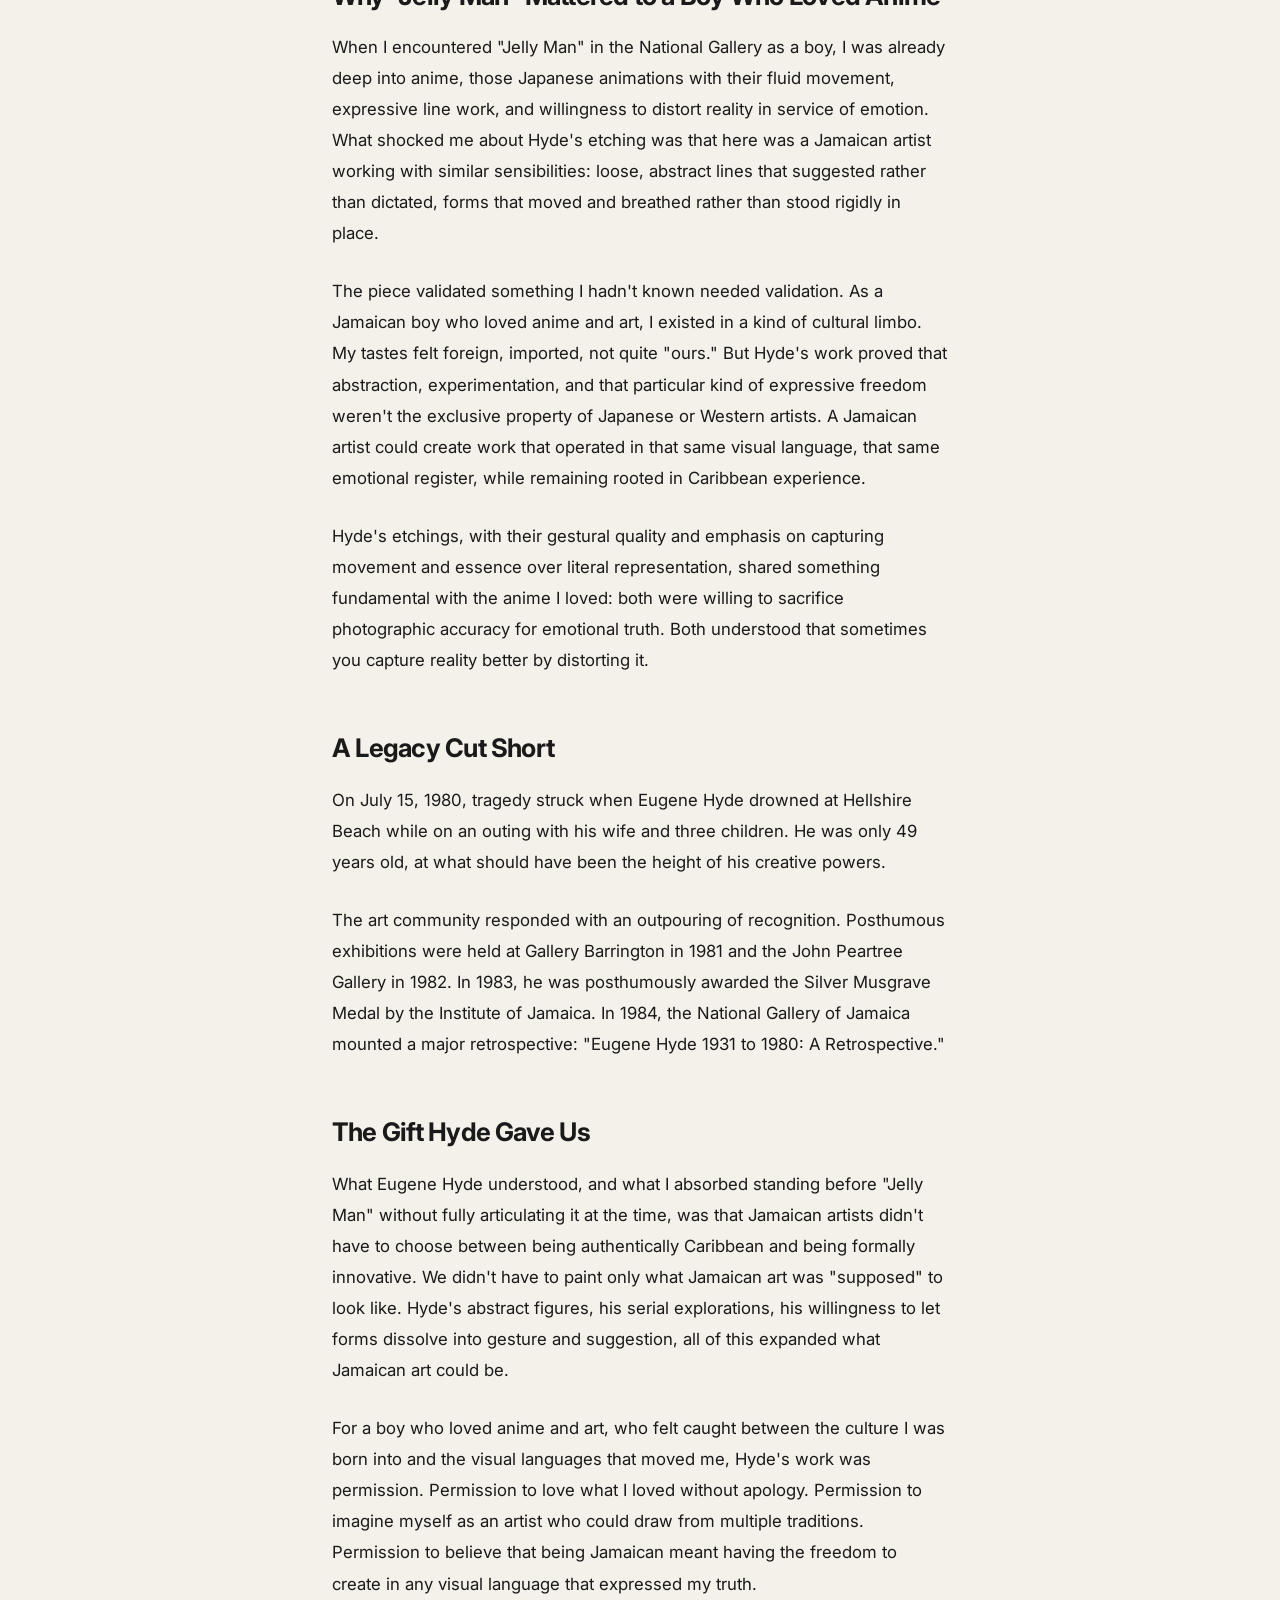
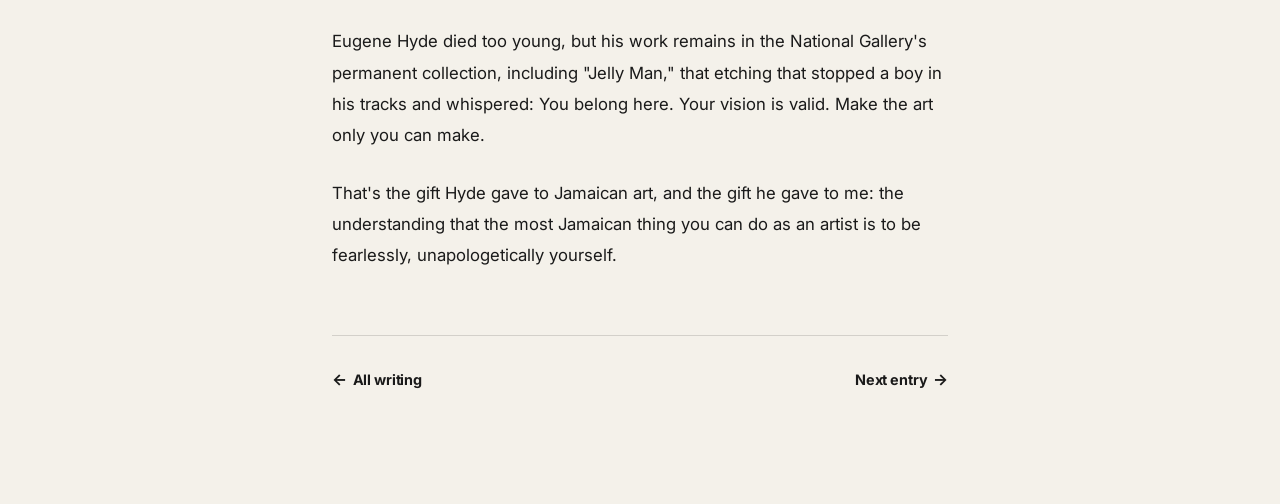
<file: Writing/eugenehyde.html>
<!DOCTYPE html>
<html lang="en">
<head>
  <meta charset="UTF-8">
  <meta name="viewport" content="width=device-width, initial-scale=1.0">
  <title>Reading — Braq</title>

  <link rel="preconnect" href="https://fonts.googleapis.com">
  <link rel="preconnect" href="https://fonts.gstatic.com" crossorigin>
  <link href="https://fonts.googleapis.com/css2?family=Inter:ital,opsz,wght@0,14..32,400;0,14..32,500;0,14..32,700;0,14..32,900;1,14..32,400&display=swap" rel="stylesheet">

  <style>
    /* ============================================================
       READING PAGE — comfortable long-form reading, theme-aware
       (extends the writing page design language)
       ============================================================ */

    /* ---------- Theme variables (same as writing page) ---------- */
    :root {
      --bg: #f4f1ea;
      --text: #1a1a1a;
      --text-muted: rgba(26, 26, 26, 0.55);
      --rule: rgba(26, 26, 26, 0.15);
      --accent: #e31f26;
      --toggle-bg: transparent;
      --toggle-border: rgba(26, 26, 26, 0.25);
      --selection-bg: rgba(227, 31, 38, 0.12);
      --code-bg: rgba(26, 26, 26, 0.04);
    }

    html[data-theme="dark"] {
      --bg: #0a0a0a;
      --text: #f4f1ea;
      --text-muted: rgba(244, 241, 234, 0.55);
      --rule: rgba(244, 241, 234, 0.15);
      --accent: #e31f26;
      --toggle-border: rgba(244, 241, 234, 0.25);
      --selection-bg: rgba(227, 31, 38, 0.25);
      --code-bg: rgba(244, 241, 234, 0.06);
    }

    /* ---------- Reset & base ---------- */
    *,
    *::before,
    *::after {
      box-sizing: border-box;
      margin: 0;
      padding: 0;
    }

    body {
      background-color: var(--bg);
      color: var(--text);
      font-family: 'Inter', Arial, sans-serif;
      font-size: 1rem;
      line-height: 1.7;
      -webkit-font-smoothing: antialiased;
      -moz-osx-font-smoothing: grayscale;
      transition: background-color 0.3s ease, color 0.3s ease;
      min-height: 100vh;
    }

    ::selection {
      background-color: var(--selection-bg);
      color: var(--text);
    }

    /* ---------- Fixed navigation elements ---------- */
    .back-link {
      position: fixed;
      top: 2rem;
      left: 2rem;
      z-index: 10;

      font-weight: 700;
      font-size: 0.95rem;
      letter-spacing: -0.02em;
      text-decoration: none;
      color: var(--text);

      transition: color 0.25s ease;
    }

    .back-link:hover {
      color: var(--accent);
    }

    .theme-toggle {
      position: fixed;
      top: 2rem;
      right: 2rem;
      z-index: 10;

      display: inline-flex;
      align-items: center;
      justify-content: center;

      width: 44px;
      height: 44px;

      background: var(--toggle-bg);
      color: var(--text);

      border: 1px solid var(--toggle-border);
      border-radius: 50%;

      cursor: pointer;
      transition: color 0.25s ease, border-color 0.25s ease, background-color 0.3s ease;
    }

    .theme-toggle:hover {
      color: var(--accent);
      border-color: var(--accent);
    }

    .theme-toggle .toggle-icon {
      display: inline-flex;
      width: 20px;
      height: 20px;
    }

    .theme-toggle svg {
      width: 100%;
      height: 100%;
    }

    /* ---------- Reading container ---------- */
    .reading {
      max-width: 680px;
      margin: 0 auto;
      padding: 9rem 2rem 7rem;
    }

    /* ---------- Article header ---------- */
    .reading-header {
      margin-bottom: 3.5rem;
    }

    .reading-meta {
      display: flex;
      align-items: center;
      gap: 1rem;
      margin-bottom: 1.25rem;
    }

    .reading-date {
      font-weight: 500;
      font-size: 0.8rem;
      letter-spacing: 0.15em;
      text-transform: uppercase;
      color: var(--text-muted);
    }

    .reading-category {
      font-weight: 500;
      font-size: 0.75rem;
      letter-spacing: 0.1em;
      text-transform: uppercase;
      color: var(--accent);
      border: 1px solid var(--accent);
      padding: 0.2em 0.65em;
      border-radius: 99px;
      line-height: 1.4;
    }

    .reading-title {
      font-weight: 900;
      font-size: clamp(2rem, 5.5vw, 3.4rem);
      letter-spacing: -0.04em;
      line-height: 1.1;
      margin-bottom: 1.5rem;
    }

    .reading-divider {
      border: none;
      border-top: 1px solid var(--rule);
      margin: 2.5rem 0;
    }

    /* ---------- Article body ---------- */
    .reading-body {
      font-size: 1.05rem;
      line-height: 1.85;
      font-weight: 400;
      color: var(--text);
    }

    .reading-body p {
      margin-bottom: 1.6em;
    }

    .reading-body p:last-child {
      margin-bottom: 0;
    }

    /* Drop cap for first paragraph */
    .reading-body > p:first-of-type::first-letter {
      float: left;
      font-size: 4.2em;
      line-height: 0.8;
      padding-right: 0.12em;
      padding-top: 0.08em;
      font-weight: 900;
      color: var(--accent);
    }

    /* Blockquotes */
    .reading-body blockquote {
      margin: 2.2em 0;
      padding: 0 0 0 1.5em;
      border-left: 3px solid var(--accent);
      font-style: italic;
      font-size: 1.1rem;
      line-height: 1.7;
      color: var(--text-muted);
    }

    .reading-body blockquote p {
      margin-bottom: 0.8em;
    }

    .reading-body blockquote p:last-child {
      margin-bottom: 0;
    }

    /* Headings within body */
    .reading-body h2 {
      font-weight: 700;
      font-size: 1.6rem;
      letter-spacing: -0.03em;
      line-height: 1.25;
      margin: 2.2em 0 0.8em;
    }

    .reading-body h3 {
      font-weight: 700;
      font-size: 1.25rem;
      letter-spacing: -0.02em;
      line-height: 1.3;
      margin: 2em 0 0.6em;
    }

    .reading-body h2:first-child,
    .reading-body h3:first-child {
      margin-top: 0;
    }

    /* Lists */
    .reading-body ul,
    .reading-body ol {
      margin: 0 0 1.6em 1.5em;
    }

    .reading-body li {
      margin-bottom: 0.4em;
    }

    .reading-body li:last-child {
      margin-bottom: 0;
    }

    /* Inline emphasis */
    .reading-body em {
      font-style: italic;
    }

    .reading-body strong {
      font-weight: 700;
    }

    /* Code / preformatted */
    .reading-body code {
      font-family: 'SFMono-Regular', Consolas, 'Liberation Mono', Menlo, monospace;
      font-size: 0.9em;
      background: var(--code-bg);
      padding: 0.15em 0.4em;
      border-radius: 4px;
    }

    .reading-body pre {
      background: var(--code-bg);
      padding: 1.2em 1.4em;
      border-radius: 6px;
      overflow-x: auto;
      margin: 0 0 1.6em;
      font-size: 0.9rem;
      line-height: 1.6;
    }

    .reading-body pre code {
      background: none;
      padding: 0;
      border-radius: 0;
      font-size: inherit;
    }

    /* Images / figures */
    .reading-body img {
      max-width: 100%;
      height: auto;
      display: block;
      margin: 2em auto;
      border-radius: 4px;
    }

    .reading-body figure {
      margin: 2em 0;
    }

    .reading-body figcaption {
      font-size: 0.85rem;
      color: var(--text-muted);
      text-align: center;
      margin-top: 0.8em;
      font-style: italic;
    }

    /* Horizontal rule within body */
    .reading-body hr {
      border: none;
      border-top: 1px solid var(--rule);
      margin: 2.5em auto;
      width: 40%;
    }

    /* Links within body */
    .reading-body a {
      color: var(--accent);
      text-decoration: none;
      border-bottom: 1px solid transparent;
      transition: border-color 0.2s ease;
    }

    .reading-body a:hover {
      border-bottom-color: var(--accent);
    }

    /* ---------- Article footer ---------- */
    .reading-footer {
      margin-top: 4rem;
      padding-top: 2rem;
      border-top: 1px solid var(--rule);
    }

    .reading-footer-nav {
      display: flex;
      justify-content: space-between;
      align-items: center;
      gap: 1rem;
      flex-wrap: wrap;
    }

    .reading-footer-nav a {
      font-weight: 700;
      font-size: 0.9rem;
      letter-spacing: -0.01em;
      text-decoration: none;
      color: var(--text);
      transition: color 0.25s ease;
      display: inline-flex;
      align-items: center;
      gap: 0.4em;
    }

    .reading-footer-nav a:hover {
      color: var(--accent);
    }

    .reading-footer-nav .nav-arrow {
      font-size: 1.1em;
      line-height: 1;
    }

    /* ---------- Reading progress bar ---------- */
    .progress-bar {
      position: fixed;
      top: 0;
      left: 0;
      width: 0%;
      height: 3px;
      background: var(--accent);
      z-index: 20;
      transition: width 0.1s linear;
      border-radius: 0 2px 2px 0;
    }

    /* ---------- Mobile ---------- */
    @media (max-width: 600px) {
      .reading {
        padding: 7rem 1.5rem 4rem;
      }

      .reading-header {
        margin-bottom: 2.5rem;
      }

      .reading-body {
        font-size: 1rem;
        line-height: 1.8;
      }

      .reading-body > p:first-of-type::first-letter {
        font-size: 3.4em;
        padding-right: 0.1em;
        padding-top: 0.05em;
      }

      .reading-body blockquote {
        padding-left: 1.1em;
        font-size: 1.02rem;
      }

      .back-link {
        top: 1.25rem;
        left: 1.25rem;
      }

      .theme-toggle {
        top: 1.25rem;
        right: 1.25rem;
      }

      .reading-footer-nav {
        flex-direction: column;
        align-items: flex-start;
        gap: 0.75rem;
      }
    }

    /* ---------- Print styles ---------- */
    @media print {
      .back-link,
      .theme-toggle,
      .progress-bar,
      .reading-footer-nav {
        display: none !important;
      }

      .reading {
        padding: 1rem 0;
        max-width: 100%;
      }

      body {
        background: white;
        color: black;
        font-size: 12pt;
      }

      .reading-body > p:first-of-type::first-letter {
        color: black;
      }

      .reading-body a {
        color: black;
        border-bottom: 1px solid #999;
      }
    }

    /* ---------- Smooth scroll & focus ---------- */
    html {
      scroll-behavior: smooth;
    }

    a:focus-visible,
    button:focus-visible {
      outline: 2px solid var(--accent);
      outline-offset: 3px;
      border-radius: 2px;
    }
  </style>
</head>
<body>

  <!-- Reading progress bar -->
  <div class="progress-bar" id="progressBar" aria-hidden="true"></div>

  <!-- Back link -->
  <a href="../writing.html" class="back-link">← Braq</a>

  <!-- Theme toggle -->
  <button class="theme-toggle" id="themeToggle" aria-label="Toggle light and dark mode">
    <span class="toggle-icon" aria-hidden="true">
      <svg viewBox="0 0 24 24" fill="none" stroke="currentColor" stroke-width="1.8" stroke-linecap="round" stroke-linejoin="round">
        <circle cx="12" cy="12" r="4"/>
        <path d="M12 2v2M12 20v2M4.93 4.93l1.41 1.41M17.66 17.66l1.41 1.41M2 12h2M20 12h2M6.34 17.66l-1.41 1.41M19.07 4.93l-1.41 1.41"/>
      </svg>
    </span>
  </button>

  <main class="reading">

    <!-- Article header -->
    <header class="reading-header">
      <div class="reading-meta">
        <span class="reading-date">January 2026</span>
        <span class="reading-category">Essay</span>
      </div>
      <h1 class="reading-title">Eugene Hyde The Jamaican Modernist</h1>
    </header>

    <!-- Article body -->
    <article class="reading-body">

        <h1> Eugene Hyde: The Jamaican Modernist Who Validated a Boys Dreams </h1>

      <p>
        There are moments in childhood when art becomes more than just images on a wall,
         when it becomes a mirror that reflects back possibilities you didn't know existed.
          For me, that moment came in the National Gallery of Jamaica, standing before Eugene
           Hyde's "Jelly Man," an etching that spoke in a visual language I had never encountered
            in Jamaican art before. Its loose, abstract lines moved with an energy that 
            reminded me of the anime I loved, yet it was unmistakably Caribbean, unmistakably us. 
            In that piece, I saw validation: a Jamaican artist who dared to be different, 
            who proved that being true to your artistic vision and being Jamaican weren't contradictions,
             they were complementary truths.
      </p>

      <h2>The Making of a Modernist</h2>

      <p>
        Eugene Siedel Hyde was born on January 25, 1931, in Cooper's Hill, Portland, to John Hyde,
         a respected photographer in Port Antonio, and Ivy Larman. His mother would later recall that
          even as a child, Eugene possessed an unmistakable gift. The way he colored cartoon figures 
          in children's books was "special," and by age nine, he was already creating art for 
          hospitals, nurseries, and schools in his community.
      </p>

      <p>
        Growing up in Port Antonio, young Hyde was captivated by the vibrant spectacle of Jonkanoo 
        bands that traveled through town during the Christmas and New Year season. His mother 
        remembered how he "always took a distinct interest in the exciting colours and designs 
        which were displayed," while also observing "poverty and how the average man worked for a 
        living." These early impressions (the explosive color of Jonkanoo, the rhythms of 
        ordinary Jamaican life) would simmer beneath the surface of his later abstract work.
      </p>

      <h2>The American Years and the Return Home</h2>

      <p>
        That hunger for something more led Hyde to Los Angeles in 1953, where he studied Advertising 
        Design at the Art Center School, followed by a major in Graphic Art and Painting at the Los 
        Angeles County Art Institute from 1955 to 1960, ultimately earning his Master's Degree in 
        Fine Arts. After his first solo exhibition at the Conde Gallery in Hollywood, Hyde returned 
        to Jamaica in 1960, initially struggling to find teaching positions before returning to Art 
        and Publicity Service as Art Director.
      </p>

      <p>
        But here's where Hyde's story becomes particularly poignant: despite his American education 
        and success, he felt "culturally out of touch" after spending so much time away from Jamaica. 
        He hadn't applied his fine art background, and it took two years for him to re-immerse himself 
        in "the movement and rhythm of Jamaica" and begin his career as a serious fine artist. This 
        detail reveals something essential about Hyde. His modernism wasn't about abandoning Jamaica 
        for international styles; it was about finding a visual language that could express his 
        Jamaican experience in contemporary terms.

      <hr>

      <h2>Breaking New Ground</h2>

      <p>
        In 1963, Hyde accomplished his first solo exhibition in Jamaica at the Institute of Jamaica 
        (55 works including paintings, drawings, etchings, architectural ceramics, and murals). 
        That same year, he co-founded the Contemporary Jamaica Artists' Association (CJAA) with Karl 
        Parboosingh and Barrington Watson, an organization dedicated to professionalizing Jamaican 
        art and elevating it to international standards.
      </p>

      <p>Hyde's style was revolutionary for its time. His abstract representations of the human 
        figure were "unusual and foreign" to some Jamaican viewers, but others recognized his 
        expressive draughtsmanship as "possibly the beginnings of a shift in the current visual 
        art paradigm of the day." Described as a "quiet and systematic worker," Hyde was possibly 
        the first Jamaican artist to work serially, creating multiple works based on a single theme. 
        His Flora series (1969 to 1973) brought him public recognition, followed by his celebrated Croton Series in 1974.
    </p>

    <h2>The Visionary and the Teacher</h2>

    <p>Beyond his own practice, Hyde was instrumental in shaping Jamaica's art infrastructure. He taught part time at the Jamaica School of Art, though he was critical of its methodology, believing artists needed to be educated in history and understand their relationship to society. He held extra classes for young artists at his home, "Hyde a Way" on Old Stony Hill Road. In 1970, he established the John Peartree Gallery to give artists engaged in "creative experimentation" a space to display their work, a radical gesture that acknowledged not all art needed to look the same or serve the same purpose.</p>

    <p>Hyde also brought international artists to exhibit in Jamaica during the sixties and seventies, and in 1970, he traveled throughout the Caribbean with his wife Beth and fellow artists to establish cultural exchanges and attend the first Biennial of Latin American Graphics in Puerto Rico. He understood that Jamaican art could be both distinctly local and internationally engaged.</p>

    <h2>Why "Jelly Man" Mattered to a Boy Who Loved Anime</h2>

    <p>When I encountered "Jelly Man" in the National Gallery as a boy, I was already deep into anime, those Japanese animations with their fluid movement, expressive line work, and willingness to distort reality in service of emotion. What shocked me about Hyde's etching was that here was a Jamaican artist working with similar sensibilities: loose, abstract lines that suggested rather than dictated, forms that moved and breathed rather than stood rigidly in place.</p>

    <p>The piece validated something I hadn't known needed validation. As a Jamaican boy who loved anime and art, I existed in a kind of cultural limbo. My tastes felt foreign, imported, not quite "ours." But Hyde's work proved that abstraction, experimentation, and that particular kind of expressive freedom weren't the exclusive property of Japanese or Western artists. A Jamaican artist could create work that operated in that same visual language, that same emotional register, while remaining rooted in Caribbean experience.</p>

    <p>Hyde's etchings, with their gestural quality and emphasis on capturing movement and essence over literal representation, shared something fundamental with the anime I loved: both were willing to sacrifice photographic accuracy for emotional truth. Both understood that sometimes you capture reality better by distorting it.</p>

    <h2>A Legacy Cut Short</h2>

    <p>On July 15, 1980, tragedy struck when Eugene Hyde drowned at Hellshire Beach while on an outing with his wife and three children. He was only 49 years old, at what should have been the height of his creative powers.</p>

    <p>The art community responded with an outpouring of recognition. Posthumous exhibitions were held at Gallery Barrington in 1981 and the John Peartree Gallery in 1982. In 1983, he was posthumously awarded the Silver Musgrave Medal by the Institute of Jamaica. In 1984, the National Gallery of Jamaica mounted a major retrospective: "Eugene Hyde 1931 to 1980: A Retrospective."</p>

    <h2>The Gift Hyde Gave Us</h2>

    <p>What Eugene Hyde understood, and what I absorbed standing before "Jelly Man" without fully articulating it at the time, was that Jamaican artists didn't have to choose between being authentically Caribbean and being formally innovative. We didn't have to paint only what Jamaican art was "supposed" to look like. Hyde's abstract figures, his serial explorations, his willingness to let forms dissolve into gesture and suggestion, all of this expanded what Jamaican art could be.</p>
    
    <p>For a boy who loved anime and art, who felt caught between the culture I was born into and the visual languages that moved me, Hyde's work was permission. Permission to love what I loved without apology. Permission to imagine myself as an artist who could draw from multiple traditions. Permission to believe that being Jamaican meant having the freedom to create in any visual language that expressed my truth.</p>

    <p>Eugene Hyde died too young, but his work remains in the National Gallery's permanent collection, including "Jelly Man," that etching that stopped a boy in his tracks and whispered: You belong here. Your vision is valid. Make the art only you can make. </p>

    <p>That's the gift Hyde gave to Jamaican art, and the gift he gave to me: the understanding that the most Jamaican thing you can do as an artist is to be fearlessly, unapologetically yourself.</p>

    </article>

    <!-- Article footer -->
    <footer class="reading-footer">
      <nav class="reading-footer-nav" aria-label="Article navigation">
        <a href="writing.html">
          <span class="nav-arrow" aria-hidden="true">←</span>
          All writing
        </a>
        <a href="dilemmaoftheobsolete.html">
          Next entry
          <span class="nav-arrow" aria-hidden="true">→</span>
        </a>
      </nav>
    </footer>

  </main>

  <script>
    (function() {
      'use strict';

      /* ---------- Theme toggle (persisted via localStorage) ---------- */
      const themeToggle = document.getElementById('themeToggle');
      const html = document.documentElement;

      // Restore saved theme
      const savedTheme = localStorage.getItem('braq-theme');
      if (savedTheme === 'dark') {
        html.setAttribute('data-theme', 'dark');
      }

      themeToggle.addEventListener('click', function() {
        const isDark = html.getAttribute('data-theme') === 'dark';
        if (isDark) {
          html.removeAttribute('data-theme');
          localStorage.setItem('braq-theme', 'light');
        } else {
          html.setAttribute('data-theme', 'dark');
          localStorage.setItem('braq-theme', 'dark');
        }
      });

      /* ---------- Reading progress bar ---------- */
      const progressBar = document.getElementById('progressBar');

      function updateProgress() {
        const scrollTop = window.scrollY || document.documentElement.scrollTop;
        const docHeight = document.documentElement.scrollHeight - document.documentElement.clientHeight;
        const progress = docHeight > 0 ? (scrollTop / docHeight) * 100 : 0;
        progressBar.style.width = progress + '%';
      }

      window.addEventListener('scroll', updateProgress, { passive: true });
      window.addEventListener('resize', updateProgress, { passive: true });
      updateProgress(); // initial call

      /* ---------- Optional: keyboard shortcut for theme toggle ---------- */
      document.addEventListener('keydown', function(e) {
        // Press "t" to toggle theme (only when not typing in an input)
        if (e.key === 't' || e.key === 'T') {
          const target = e.target;
          if (target.tagName === 'INPUT' || target.tagName === 'TEXTAREA' || target.isContentEditable) {
            return;
          }
          themeToggle.click();
        }
      });

    })();
  </script>

</body>
</html>
</file>
<file: CSS/styles.css>
/* ---------- Reset ---------- */
* {
  margin: 0;
  padding: 0;
  box-sizing: border-box;
}

/* ---------- Page ---------- */
html, body {
  height: 100%;
  width: 100%;
}

body {
  background-color: #1B3D6D;
  font-family: 'Inter', Arial, sans-serif;

  display: flex;
  flex-direction: column;
  align-items: center;
  justify-content: flex-end;

  padding-bottom: 6vh;
  padding-left: 5vw;
  padding-right: 5vw;

  overflow: hidden;
  position: relative;
}

/* ---------- Wordmark ---------- */
.wordmark {
  display: flex;
  align-items: baseline;

  font-family: 'Inter', Arial, sans-serif;
  font-weight: 900;

  letter-spacing: -0.11em;
  font-size: 41.67vw;
  line-height: 0.85;
  color: #FDF8FC;
  user-select: none;
  max-width: 100%;

  /* Reduced so wordmark bottom sits back at ~220px from edge */
  margin-bottom: 22vh;
}

/* ---------- Letters ---------- */
.letter {
  color: #FDF8FC;
  text-decoration: none;
  transition: color 0.25s ease;
  display: inline-block;
}

/* ---------- Hover colors ---------- */
.letter.b:hover { color: #e31f26; }
.letter.r:hover { color: #ebd3a2; }
.letter.a:hover { color: #8fa071; }
.letter.q:hover { color: #a36aa5; }

/* ---------- Footer ---------- */
.footer {
  position: absolute;
  bottom: 2vh;
  left: 50%;
  transform: translateX(-50%);

  font-family: 'Inter', Arial, sans-serif;
  font-weight: 400;
  font-size: 0.75rem;
  letter-spacing: 0.02em;
  color: #FDF8FC;
  opacity: 0.7;

  user-select: none;
}
</file>
<file: CSS/about.css>
/* ---------- About page base ---------- */
.about-page {
  background-color: #1B3D6D;
  font-family: 'Inter', Arial, sans-serif;
  color: #FDF8FC;

  /* Override the homepage's flex-center layout */
  display: block;
  padding: 0;
  overflow: visible;
  height: auto;
}

/* ---------- Back link ---------- */
.back-link {
  position: fixed;
  top: 2rem;
  left: 2rem;
  z-index: 10;

  font-weight: 700;
  font-size: 0.95rem;
  letter-spacing: -0.02em;
  text-decoration: none;
  color: #FDF8FC;

  transition: color 0.25s ease;
}

.back-link:hover {
  color: #e31f26;
}

/* ---------- CV container ---------- */
.cv {
  max-width: 780px;
  margin: 0 auto;
  padding: 8rem 2rem 8rem;
}

/* ---------- Header ---------- */
.cv-header {
  margin-bottom: 5rem;
}

.cv-name {
  font-weight: 900;
  font-size: clamp(3rem, 10vw, 6rem);
  letter-spacing: -0.06em;
  line-height: 0.9;
  margin-bottom: 1rem;
}

.cv-tagline {
  font-weight: 400;
  font-size: 1rem;
  opacity: 0.6;
  letter-spacing: 0.02em;
}

/* ---------- Section ---------- */
.cv-section {
  margin-bottom: 4rem;
  padding-top: 2rem;
  border-top: 1px solid rgba(26, 26, 26, 0.15);
}

.cv-heading {
  font-weight: 700;
  font-size: 0.75rem;
  letter-spacing: 0.18em;
  text-transform: uppercase;
  opacity: 0.5;
  margin-bottom: 2rem;
}

/* ---------- Entries ---------- */
.cv-entry {
  margin-bottom: 1.75rem;
}

.cv-entry h3 {
  font-weight: 700;
  font-size: 1.1rem;
  letter-spacing: -0.01em;
  margin-bottom: 0.25rem;
}

.cv-meta {
  font-weight: 400;
  font-size: 0.9rem;
  opacity: 0.65;
  line-height: 1.5;
}

.cv-body {
  font-weight: 400;
  font-size: 0.95rem;
  line-height: 1.6;
  margin-top: 0.5rem;
  max-width: 60ch;
}

/* ---------- Lists ---------- */
.cv-list {
  list-style: none;
  padding: 0;
}

.cv-list li {
  font-weight: 400;
  font-size: 0.95rem;
  line-height: 1.7;
  padding-left: 1.25rem;
  position: relative;
}

.cv-list li::before {
  content: "—";
  position: absolute;
  left: 0;
  opacity: 0.4;
}

/* ---------- Info list (contact) ---------- */
.cv-info {
  list-style: none;
  padding: 0;
}

.cv-info li {
  display: grid;
  grid-template-columns: 120px 1fr;
  gap: 1rem;
  font-size: 0.95rem;
  line-height: 1.8;
}

.cv-info span {
  font-weight: 500;
  opacity: 0.5;
}

.cv-info a {
  color: #FDF8FC;
  text-decoration: none;
  border-bottom: 1px solid rgba(26, 26, 26, 0.25);
  transition: color 0.25s ease, border-color 0.25s ease;
}

.cv-info a:hover {
  color: #e31f26;
  border-color: #e31f26;
}

/* ---------- Mobile ---------- */
@media (max-width: 600px) {
  .cv {
    padding: 6rem 1.5rem 4rem;
  }

  .cv-info li {
    grid-template-columns: 1fr;
    gap: 0.15rem;
    margin-bottom: 0.75rem;
  }

  .back-link {
    top: 1.25rem;
    left: 1.25rem;
  }
}
</file>
<file: CSS/contact.css>
/* ---------- Contact page base ---------- */
.contact-page {
  background-color: #1B3D6D;
  color: #f2f0ea;

  font-family: 'Inter', Arial, sans-serif;

  display: block;
  padding: 0;
  overflow: visible;
  height: auto;
  min-height: 100vh;
}

/* ---------- Back link ---------- */
.back-link {
  position: fixed;
  top: 2rem;
  left: 2rem;
  z-index: 10;

  font-weight: 700;
  font-size: 0.95rem;
  letter-spacing: -0.02em;
  text-decoration: none;
  color: #f4f1ea;

  transition: color 0.25s ease;
}

.back-link:hover {
  color: #e31f26;
}

/* ---------- Single-column container ---------- */
.contact {
  max-width: 640px;
  margin: 0 auto;
  padding: 8rem 2rem 6rem;

  display: flex;
  flex-direction: column;
  gap: 4rem;
}

/* ---------- Headline ---------- */
.contact-headline {
  font-weight: 900;
  font-size: clamp(2.5rem, 10vw, 6rem);
  letter-spacing: -0.06em;
  line-height: 0.9;
  text-align: center;
}

/* ---------- Form ---------- */
.contact-form form {
  display: flex;
  flex-direction: column;
  gap: 1.5rem;
}

.form-row {
  display: grid;
  grid-template-columns: 1fr 1fr;
  gap: 1.5rem;
}

.form-block,
.form-row label {
  display: flex;
  flex-direction: column;
  gap: 0.4rem;
}

.field-label {
  font-weight: 500;
  font-size: 0.8rem;
  letter-spacing: 0.02em;
  opacity: 0.55;
}

.contact-form input,
.contact-form textarea {
  font-family: inherit;
  font-size: 0.95rem;
  color: #f4f1ea;

  background: transparent;
  border: none;
  border-bottom: 1px solid rgba(244, 241, 234, 0.25);

  padding: 0.5rem 0;
  outline: none;

  transition: border-color 0.25s ease;
}

.contact-form input:focus,
.contact-form textarea:focus {
  border-color: #f4f1ea;
}

.contact-form textarea {
  resize: vertical;
  min-height: 100px;
}

/* ---------- Submit button ---------- */
.submit-btn {
  align-self: center;

  font-family: inherit;
  font-weight: 700;
  font-size: 0.85rem;
  letter-spacing: 0.1em;
  text-transform: uppercase;

  color: #0a0a0a;
  background: #f4f1ea;

  border: none;
  padding: 0.9rem 2.5rem;
  margin-top: 0.5rem;

  cursor: pointer;
  transition: background 0.25s ease, color 0.25s ease;
}

.submit-btn:hover {
  background: #e31f26;
  color: #f4f1ea;
}

/* ---------- Contact icons (bottom) ---------- */
.contact-links {
  display: flex;
  justify-content: center;
  align-items: center;
  gap: 1rem;
}

.contact-item {
  display: inline-flex;
  align-items: center;
  justify-content: center;

  width: 56px;
  height: 56px;

  color: #f4f1ea;
  text-decoration: none;

  border: 1px solid rgba(244, 241, 234, 0.2);
  border-radius: 50%;

  transition: color 0.25s ease, border-color 0.25s ease;
}

.contact-item:hover {
  color: #e31f26;
  border-color: #e31f26;
}

.contact-item .icon {
  display: inline-flex;
  width: 22px;
  height: 22px;
}

.contact-item .icon svg {
  width: 100%;
  height: 100%;
}

/* ---------- Mobile ---------- */
@media (max-width: 600px) {
  .contact {
    padding: 6rem 1.5rem 4rem;
    gap: 3rem;
  }

  .back-link {
    top: 1.25rem;
    left: 1.25rem;
  }

  .form-row {
    grid-template-columns: 1fr;
  }

  .submit-btn {
    width: 100%;
    padding: 1.1rem 2rem;
  }

  .contact-item {
    width: 64px;
    height: 64px;
  }

  .contact-item .icon {
    width: 26px;
    height: 26px;
  }
}
</file>
<file: CSS/writing.css>
/* ============================================================
   WRITING PAGE — layout, entries, and light/dark theming
   ============================================================ */

/* ---------- Theme variables ---------- */
:root {
  --bg: #1B3D6D;              /* default: off-white (matches site) */
  --text: #FDF8FC;
  --text-muted: rgba(245, 245, 245, 0.55);
  --rule: rgba(244, 241, 234, 0.15);
  --accent: #e31f26;
  --toggle-bg: transparent;
  --toggle-border: rgba(26, 26, 26, 0.25);
}

/* Dark mode overrides — applied when <html> has data-theme="dark" */
html[data-theme="dark"] {
  --bg: #0a0a0a;
  --text: #f4f1ea;
  --text-muted: rgba(244, 241, 234, 0.55);
  --rule: rgba(244, 241, 234, 0.15);
  --accent: #e31f26;
  --toggle-border: rgba(244, 241, 234, 0.25);
}

/* ---------- Page base ---------- */
.writing-page {
  background-color: var(--bg);
  color: var(--text);
  font-family: 'Inter', Arial, sans-serif;

  /* Override homepage flex-center layout */
  display: block;
  padding: 0;
  overflow: visible;
  height: auto;
  min-height: 100vh;

  transition: background-color 0.3s ease, color 0.3s ease;
}

/* ---------- Back link ---------- */
.back-link {
  position: fixed;
  top: 2rem;
  left: 2rem;
  z-index: 10;

  font-weight: 700;
  font-size: 0.95rem;
  letter-spacing: -0.02em;
  text-decoration: none;
  color: var(--text);

  transition: color 0.25s ease;
}

.back-link:hover {
  color: var(--accent);
}

/* ---------- Theme toggle ---------- */
.theme-toggle {
  position: fixed;
  top: 2rem;
  right: 2rem;
  z-index: 10;

  display: inline-flex;
  align-items: center;
  justify-content: center;

  width: 44px;
  height: 44px;

  background: var(--toggle-bg);
  color: var(--text);

  border: 1px solid var(--toggle-border);
  border-radius: 50%;

  cursor: pointer;
  transition: color 0.25s ease, border-color 0.25s ease, background-color 0.3s ease;
}

.theme-toggle:hover {
  color: var(--accent);
  border-color: var(--accent);
}

.theme-toggle .toggle-icon {
  display: inline-flex;
  width: 20px;
  height: 20px;
}

.theme-toggle svg {
  width: 100%;
  height: 100%;
}

/* ---------- Container ---------- */
.writing {
  max-width: 720px;
  margin: 0 auto;
  padding: 8rem 2rem 6rem;
}

/* ---------- Header ---------- */
.writing-header {
  margin-bottom: 5rem;
}

.writing-title {
  font-weight: 900;
  font-size: clamp(3rem, 10vw, 6rem);
  letter-spacing: -0.06em;
  line-height: 0.9;
  margin-bottom: 1rem;
}

.writing-subtitle {
  font-weight: 400;
  font-size: 1rem;
  color: var(--text-muted);
  letter-spacing: 0.01em;
}

/* ---------- Entries list ---------- */
.entries {
  display: flex;
  flex-direction: column;
}

.entry {
  display: block;
  padding: 2.5rem 0;
  border-top: 1px solid var(--rule);

  text-decoration: none;
  color: var(--text);

  transition: color 0.25s ease;
}

.entry:last-child {
  border-bottom: 1px solid var(--rule);
}

.entry:hover {
  color: var(--accent);
}

.entry-date {
  display: block;

  font-weight: 500;
  font-size: 0.8rem;
  letter-spacing: 0.15em;
  text-transform: uppercase;

  color: var(--text-muted);
  margin-bottom: 0.75rem;

  transition: color 0.25s ease;
}

.entry:hover .entry-date {
  color: var(--accent);
}

.entry-title {
  font-weight: 700;
  font-size: clamp(1.4rem, 3.5vw, 1.9rem);
  letter-spacing: -0.02em;
  line-height: 1.2;
  margin-bottom: 0.75rem;
}

.entry-excerpt {
  font-weight: 400;
  font-size: 0.95rem;
  line-height: 1.6;
  color: var(--text-muted);
  max-width: 60ch;
}

/* ---------- Mobile ---------- */
@media (max-width: 600px) {
  .writing {
    padding: 6rem 1.5rem 4rem;
  }

  .writing-header {
    margin-bottom: 3rem;
  }

  .back-link {
    top: 1.25rem;
    left: 1.25rem;
  }

  .theme-toggle {
    top: 1.25rem;
    right: 1.25rem;
  }

  .entry {
    padding: 2rem 0;
  }
}
</file>
